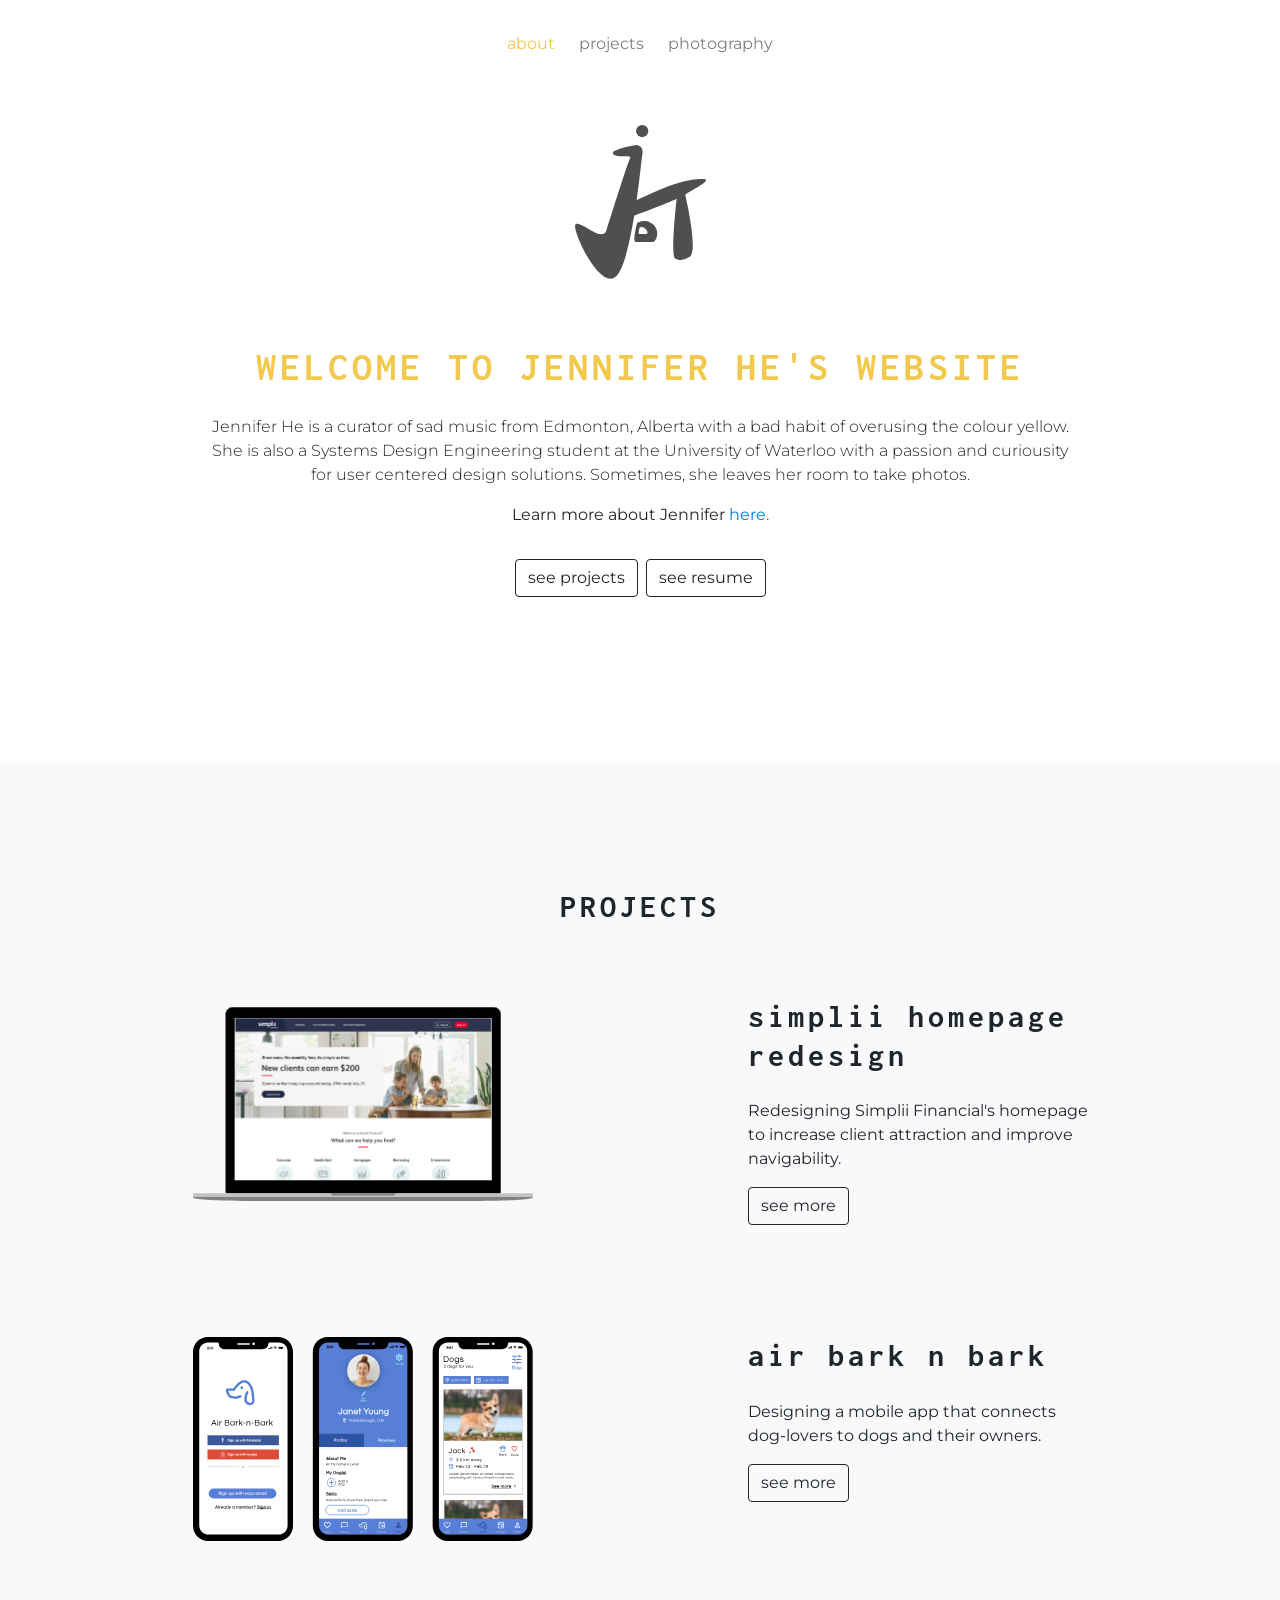
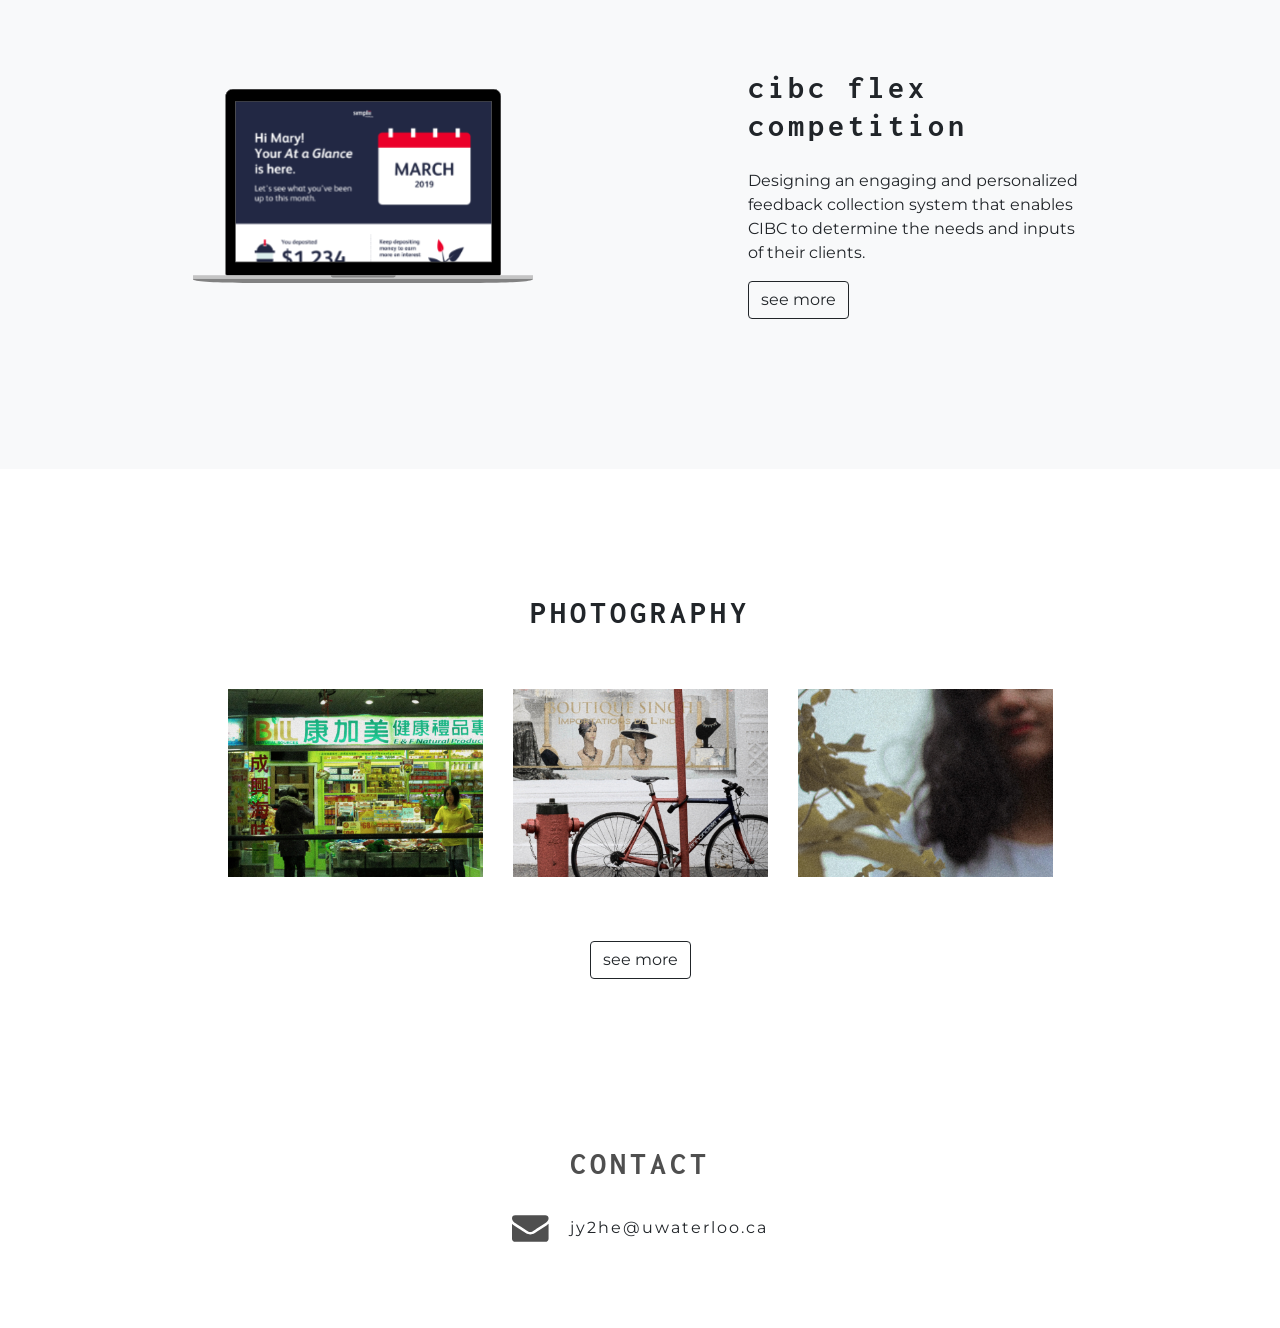
<file: index.html>
<!DOCTYPE html>
<html lang="en">
  <head>

  	<!-- Global site tag (gtag.js) - Google Analytics -->
	<script async src="https://www.googletagmanager.com/gtag/js?id=UA-143042748-1"></script>
	<script>
	  window.dataLayer = window.dataLayer || [];
	  function gtag(){dataLayer.push(arguments);}
	  gtag('js', new Date());

	  gtag('config', 'UA-143042748-1');
	</script>
    <!-- Required meta tags -->
    <meta charset="utf-8">
    <meta name="viewport" content="width=device-width, initial-scale=1, shrink-to-fit=no">

    <!-- Bootstrap CSS -->
    <link rel="stylesheet" href="https://maxcdn.bootstrapcdn.com/bootstrap/4.0.0/css/bootstrap.min.css" integrity="sha384-Gn5384xqQ1aoWXA+058RXPxPg6fy4IWvTNh0E263XmFcJlSAwiGgFAW/dAiS6JXm" crossorigin="anonymous">

  <!-- Custom styles for this template -->
  <link href="css/scrolling-nav.css" rel="stylesheet">
  <link rel="shortcut icon" href="img/logo.ico">

</head>

<body id="home">

  <!-- Navigation -->
  <nav class="navbar navbar-expand-md navbar-light bg-white fixed-top pt-4">
    <div class="container-fluid">
      <button class="navbar-toggler" type="button" data-toggle="collapse" data-target="#navbarResponsive">
        <span class="navbar-toggler-icon"></span>
      </button>
      <div class="collapse navbar-collapse" id="navbarResponsive">
        <ul class="navbar-nav mx-auto">
          <li class="nav-item px-1 active">
            <a class="nav-link js-scroll-trigger" href="#home">About</a>
          </li>
          <li class="nav-item px-1">
            <a class="nav-link js-scroll-trigger" href="#work">Projects</a>
          </li>
          <li class="nav-item px-1">
            <a class="nav-link js-scroll-trigger" href="#photography">Photography</a>
          </li>
        </ul>
      </div>
    </div>
  </nav>

  <section id="about">
    <div class="container tilt pb-3">
      <a href="about.html"><img src="img/logo.svg" class="img-fluid mx-auto d-block" alt="logo"></a>
    </div>
    <div class="container text-center pt-5 px-5">
      <h1>WELCOME TO JENNIFER HE'S WEBSITE</h1>
      <div class="row justify-content-center text-center pt-3">
        <div class="col-xs-12 col-sm-10 col-md-10">
          <p class="lead">Jennifer He is a curator of sad music from Edmonton, Alberta with a bad habit of overusing the colour yellow. She is also a Systems Design Engineering student at the University of Waterloo with a passion and curiousity for user centered design solutions. Sometimes, she leaves her room to take photos.</p> 
          <p>Learn more about Jennifer <a href="about.html">here.</a></p>
        </div>
      </div>
      <div class="btn-toolbar row justify-content-center text-center py-3 mx-auto">
      	<div class="btn-group mr-2" role="group" aria-label="First group">
        	<a href="#work" class="js-scroll-trigger btn btn-outline-primary" role="button">See projects</a>
        </div>
        <div class="btn-group" role="group" aria-label="Second group">
        	<a href="documents/resume-2019.pdf" target="_blank" class="btn btn-outline-primary" role="button">See resume</a>
        </div>
      </div>
    </div>
  </section>

  <section id="work" class="bg-light">
    <div class="container">
      <div class="row text-center">
        <div class="col-12">
          <h2>PROJECTS</h2>
        </div>
      </div>
    <div class="container">
	    <div class="row justify-content-center text-left py-5">
	        <div class="col-xs-12 col-sm-6 col-md-4 my-auto py-3">
	            <a href="ux.html"><img src="img/simplii-thum.svg" class="img-fluid tilt w-100" alt="air-bark-n-bark case study thumbnail"></a>
	        </div>
	        <div class="col-xs-12 col-sm-6 col-md-4 offset-md-2">
	            <h2 class="py-3">simplii homepage redesign</h2>
	            <p>Redesigning Simplii Financial's homepage to increase client attraction and improve navigability.</p>
	            <a href="ux.html" class="btn btn-outline-primary" role="button">See more</a>
	        </div>
	    </div>
      <div class="row justify-content-center text-left py-5">
          <div class="col-xs-12 col-sm-6 col-md-4 my-auto py-3">
              <a href="air-bark-n-bark.html"><img src="img/air-bark-n-bark/abnb-thum.svg" class="img-fluid tilt w-100" alt="air-bark-n-bark case study thumbnail"></a>
          </div>
          <div class="col-xs-12 col-sm-6 col-md-4 offset-md-2">
              <h2 class="py-3">air bark n bark</h2>
              <p>Designing a mobile app that connects dog-lovers to dogs and their owners.</p>
              <a href="air-bark-n-bark.html" class="btn btn-outline-primary" role="button">See more</a>
          </div>
      </div>
	    <div class="row justify-content-center text-left pt-5">
	        <div class="col-xs-12 col-sm-6 col-md-4 my-auto py-3">
	            <a href="flex-project.html"><img src="img/flex/at-a-glance-thum.svg" class="img-fluid tilt w-100" alt="air-bark-n-bark case study thumbnail"></a>
	        </div>
	        <div class="col-xs-12 col-sm-6 col-md-4 offset-md-2">
	            <h2 class="py-3">cibc flex competition</h2>
	            <p>Designing an engaging and personalized feedback collection system that enables CIBC to determine the needs and inputs of their clients.</p>
	            <a href="flex-project.html" class="btn btn-outline-primary" role="button">See more</a>
	        </div>
	    </div>
  </section>

  <section class="bg-white" id="photography">
    <div class="container pb-3">
      <div class="row text-center">
        <div class="col-12 pb-5">
          <h2>PHOTOGRAPHY</h2>
        </div>
      </div>
      <div class="row justify-content-center text-left pb-5">
        <div class="col-xs-12 col-sm-4 col-md-3 pb-3">
          <img src="img/toronto.jpg" class="img-fluid w-100" alt="photography taken in toronto"></a>
        </div>
        <div class="col-xs-12 col-sm-4 col-md-3 pb-3">
          <img src="img/montreal.jpg" class="img-fluid w-100" alt="photos taken in montreal"></a>
        </div>
        <div class="col-xs-12 col-sm-4 col-md-3 pb-3">
          <img src="img/edmonton.jpg" class="img-fluid w-100" alt="photos taken in edmonton"></a>
        </div>
      </div>
      <div class="row justify-content-center text-center">
        <div class="col-xs-12 col-sm-12 col-md-12">
          <a href="photography.html" class="btn btn-outline-primary" role="button">See more</a>
        </div>
      </div>
    </div>
  </section>

  <!-- Footer -->
  <footer class="bg-white pb-5">
    <div class="container pb-4">
      <div class="row justify-content-center text-center">
        <div class="col-12">
          <h2>CONTACT</h2>
        </div>
      </div>
    </div>

    <div class="container pb-4">
      <div class="row justify-content-center text-center">
        <div class="col-12">
          <img src="img/envelope.svg" class="pr-3" alt="email">
          <p>jy2he@uwaterloo.ca</p>
        </div>
      </div>
    </div>
  </footer>

  <!-- Bootstrap core JavaScript -->
  <script src="vendor/jquery/jquery.min.js"></script>
  <script src="vendor/bootstrap/js/bootstrap.bundle.min.js"></script>

  <!-- Plugin JavaScript -->
  <script src="vendor/jquery-easing/jquery.easing.min.js"></script>

  <!-- Custom JavaScript for this theme -->
  <script src="js/scrolling-nav.js"></script>

</body>

</html>
</file>
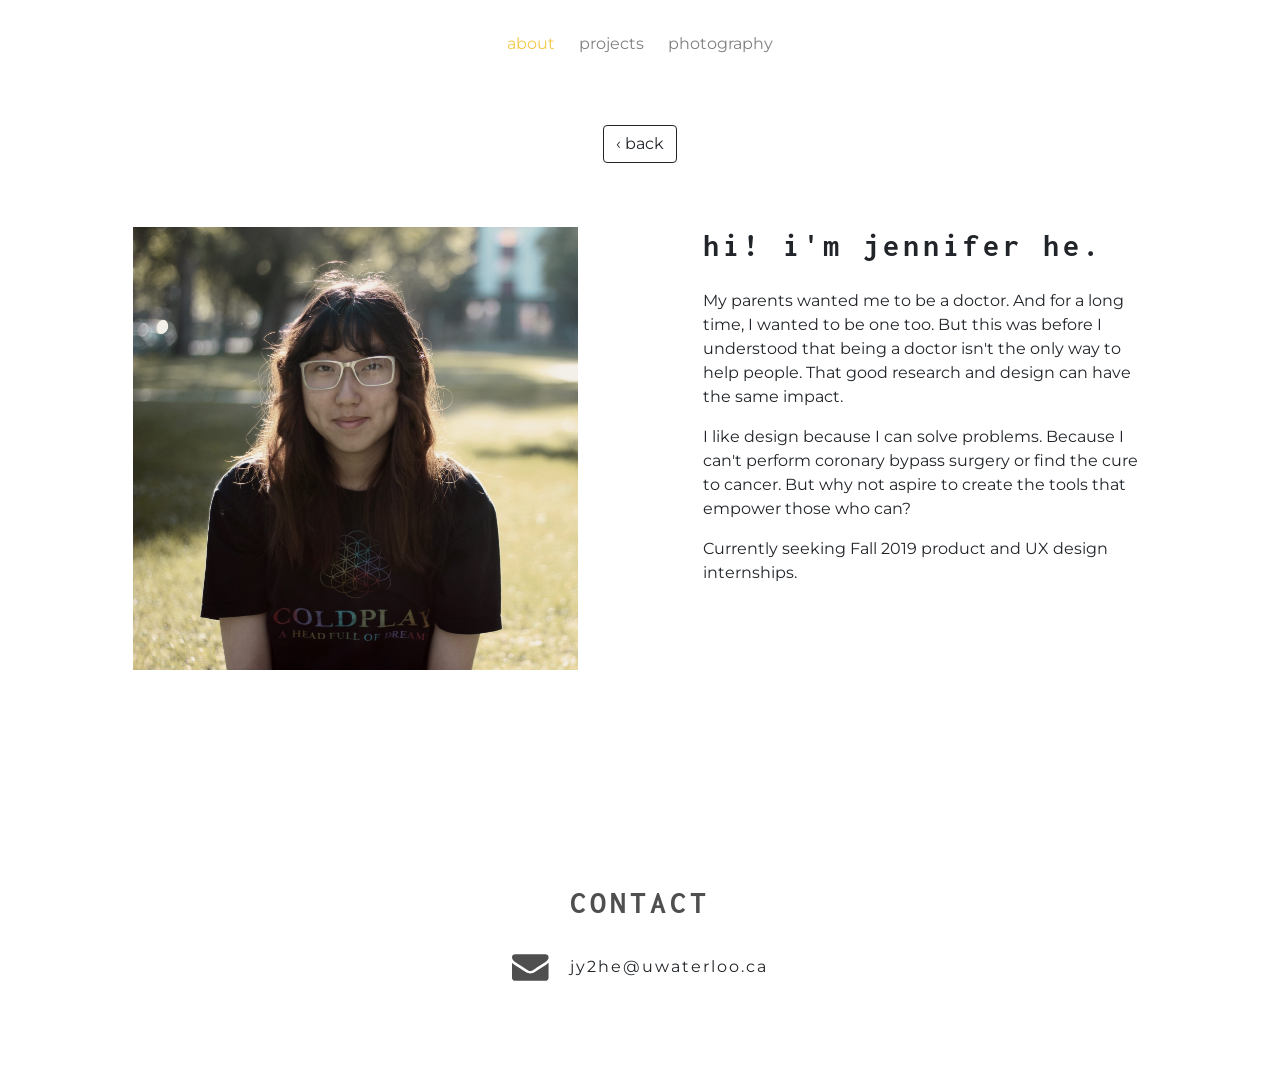
<file: about.html>
<!DOCTYPE html>
<html lang="en">

<head>

  <meta charset="utf-8">
  <meta name="viewport" content="width=device-width, initial-scale=1, shrink-to-fit=no">
  <meta name="description" content="">
  <meta name="author" content="">

  <title>About</title>
  <link rel="shortcut icon" href="img/logo.ico">

  <!-- Bootstrap core CSS -->
  <link href="vendor/bootstrap/css/bootstrap.min.css" rel="stylesheet">

  <!-- Custom styles for this template -->
  <link href="css/scrolling-nav.css" rel="stylesheet">

</head>

<nav class="navbar navbar-expand-md navbar-light bg-white fixed-top pt-4">
    <div class="container-fluid">
      <button class="navbar-toggler" type="button" data-toggle="collapse" data-target="#navbarResponsive">
        <span class="navbar-toggler-icon"></span>
      </button>
      <div class="collapse navbar-collapse" id="navbarResponsive">
        <ul class="navbar-nav mx-auto">
          <li class="nav-item px-1 active">
            <a class="nav-link" href="index.html#home">About</a>
          </li>
          <li class="nav-item px-1">
            <a class="nav-link" href="index.html#work">Projects</a>
          </li>
          <li class="nav-item px-1">
            <a class="nav-link" href="index.html#photography">Photography</a>
          </li>
        </ul>
      </div>
    </div>
  </nav>

<body id="edmonton">

  <section>
    <div class="container text-center">
      <div class="row justify-content-center text-center">
        <div class="col-xs-10 col-sm-10 col-md-8">
          <a href="index.html" class="btn btn-outline-primary">&#8249; back</a>
        </div>
      </div>
      <div class="row justify-content-center text-left py-5">
          <div class="col-xs-12 col-sm-8 col-md-5 my-auto py-3">
              <img src="img/me.jpg" class="img-fluid w-100" alt="me!">
          </div>
          <div class="col-xs-12 col-sm-4 col-md-5 offset-md-1">
              <h2 class="py-3">hi! i'm jennifer he.</h2>
              <p>My parents wanted me to be a doctor. And for a long time, I wanted to be one too. But this was before I understood that being a doctor isn't the only way to help people. That good research and design can have the same impact.</p>
              <p>I like design because I can solve problems. Because I can't perform coronary bypass surgery or find the cure to cancer. But why not aspire to create the tools that empower those who can?</p>
              <p>Currently seeking Fall 2019 product and UX design internships.</p>
          </div>
      </div>
    </div>
  </section> 

  <!-- Footer -->
  <footer class="pb-5">
    <div class="container pb-4">
      <div class="row justify-content-center text-center">
        <div class="col-12">
          <h2>CONTACT</h2>
        </div>
      </div>
    </div>

    <div class="container pb-4">
      <div class="row justify-content-center text-center">
        <div class="col-12">
          <img src="img/envelope.svg" class="pr-3" alt="email">
          <p>jy2he@uwaterloo.ca</p>
        </div>
      </div>
    </div>
  </footer>

  <!-- Bootstrap core JavaScript -->
  <script src="vendor/jquery/jquery.min.js"></script>
  <script src="vendor/bootstrap/js/bootstrap.bundle.min.js"></script>

  <!-- Plugin JavaScript -->
  <script src="vendor/jquery-easing/jquery.easing.min.js"></script>

  <!-- Custom JavaScript for this theme -->
  <script src="js/scrolling-nav.js"></script>

</body>

</html>
</file>
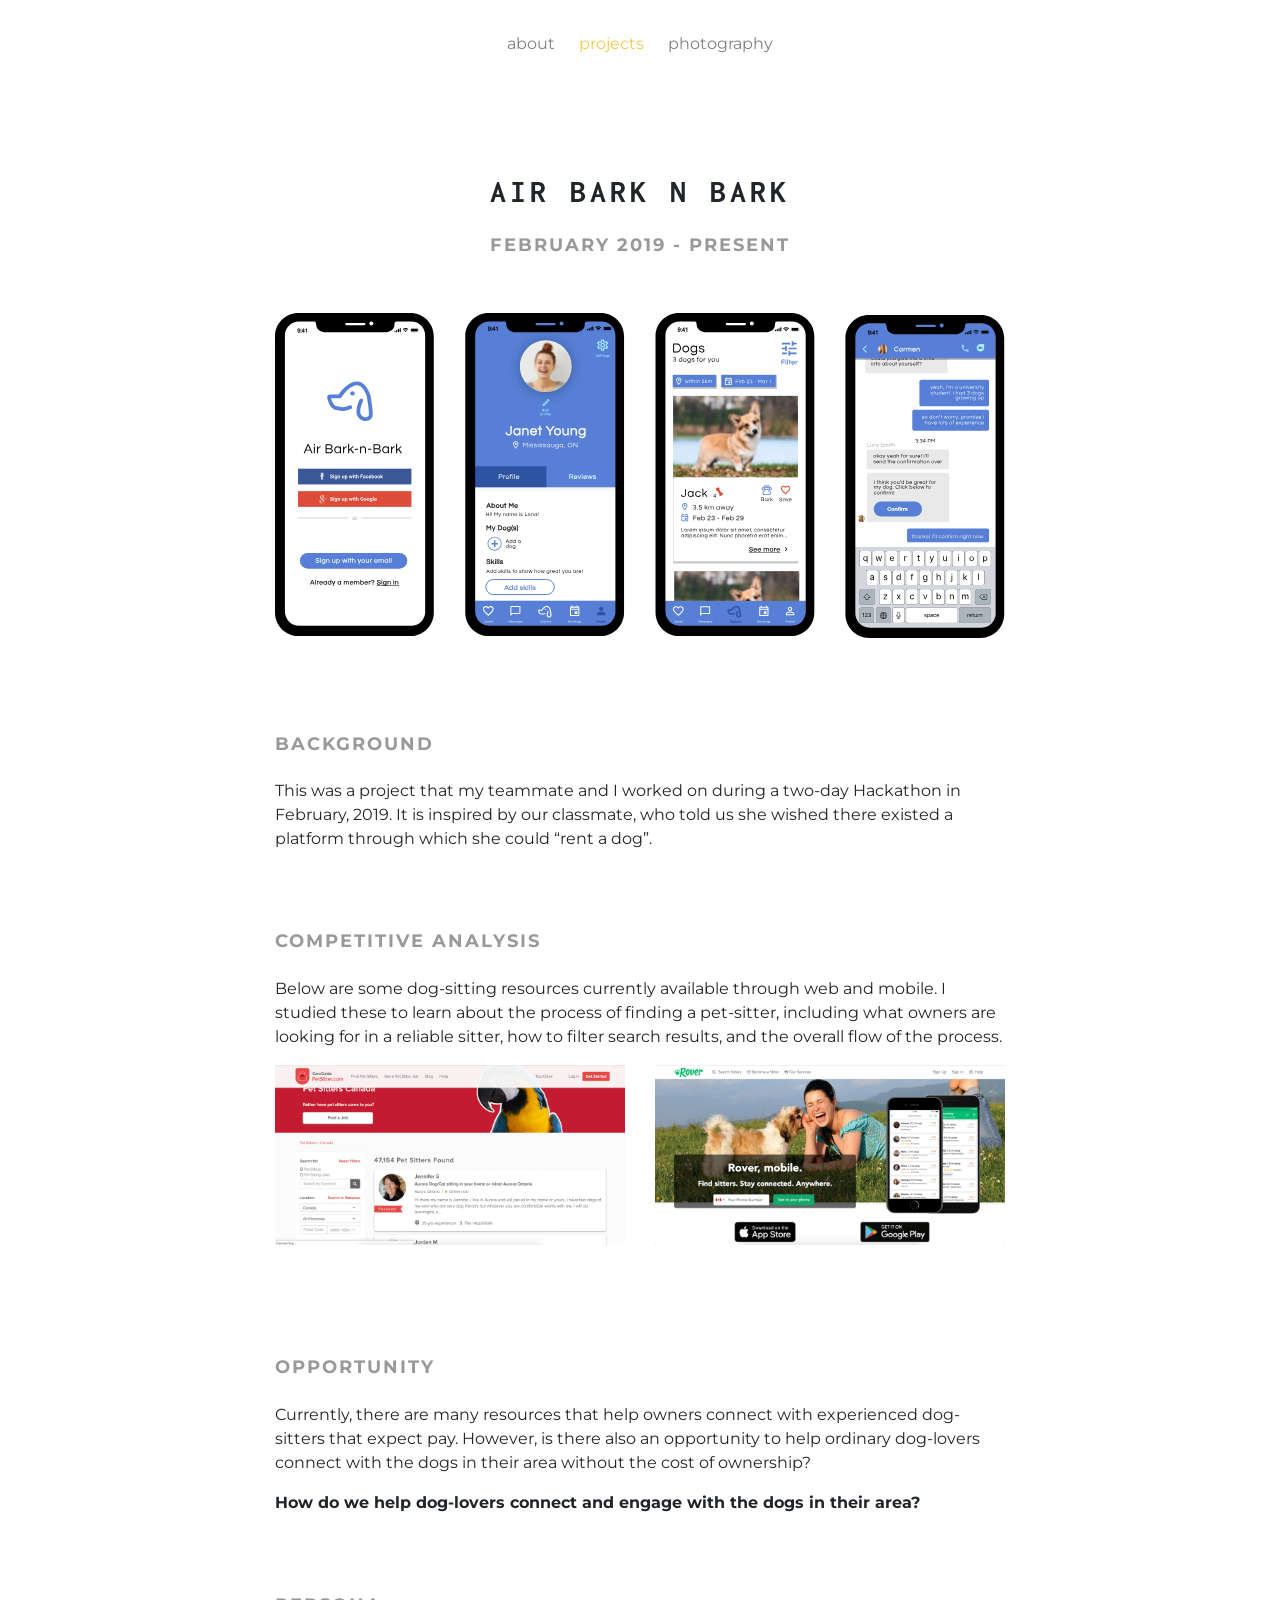
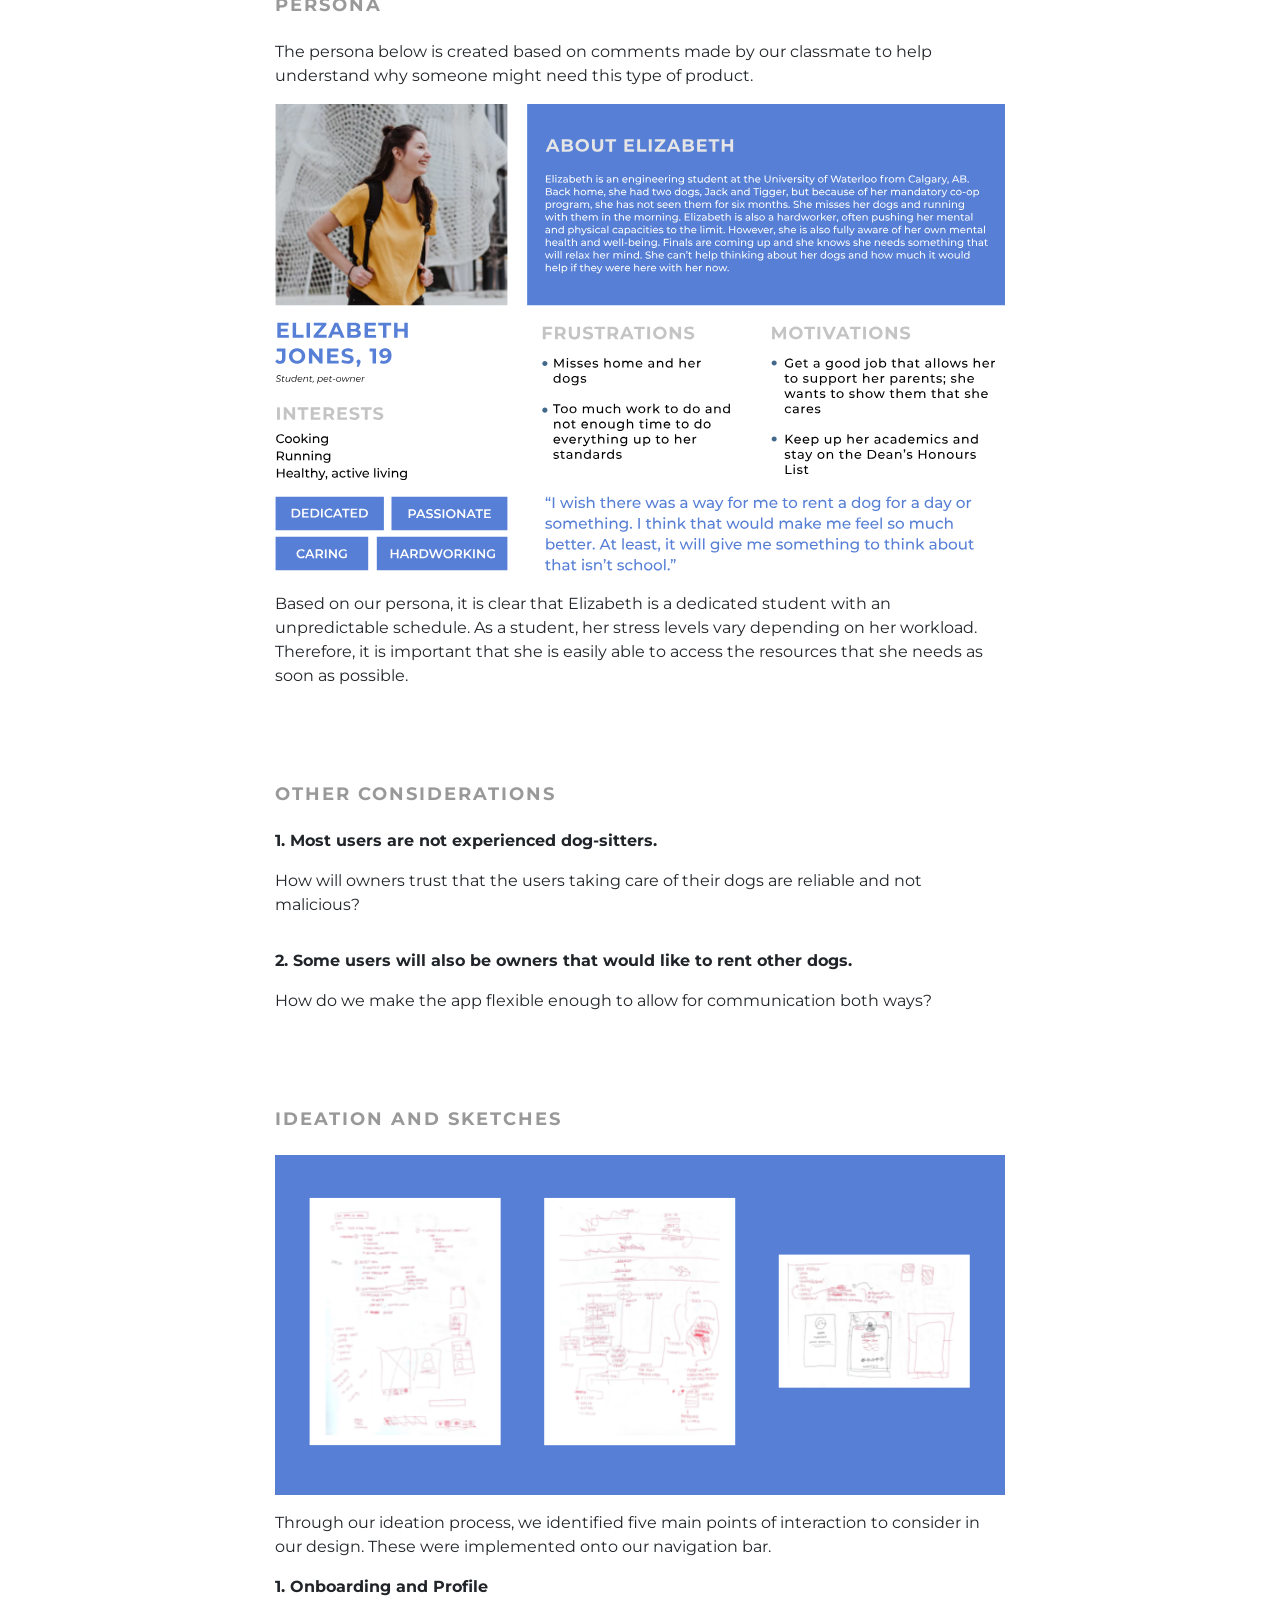
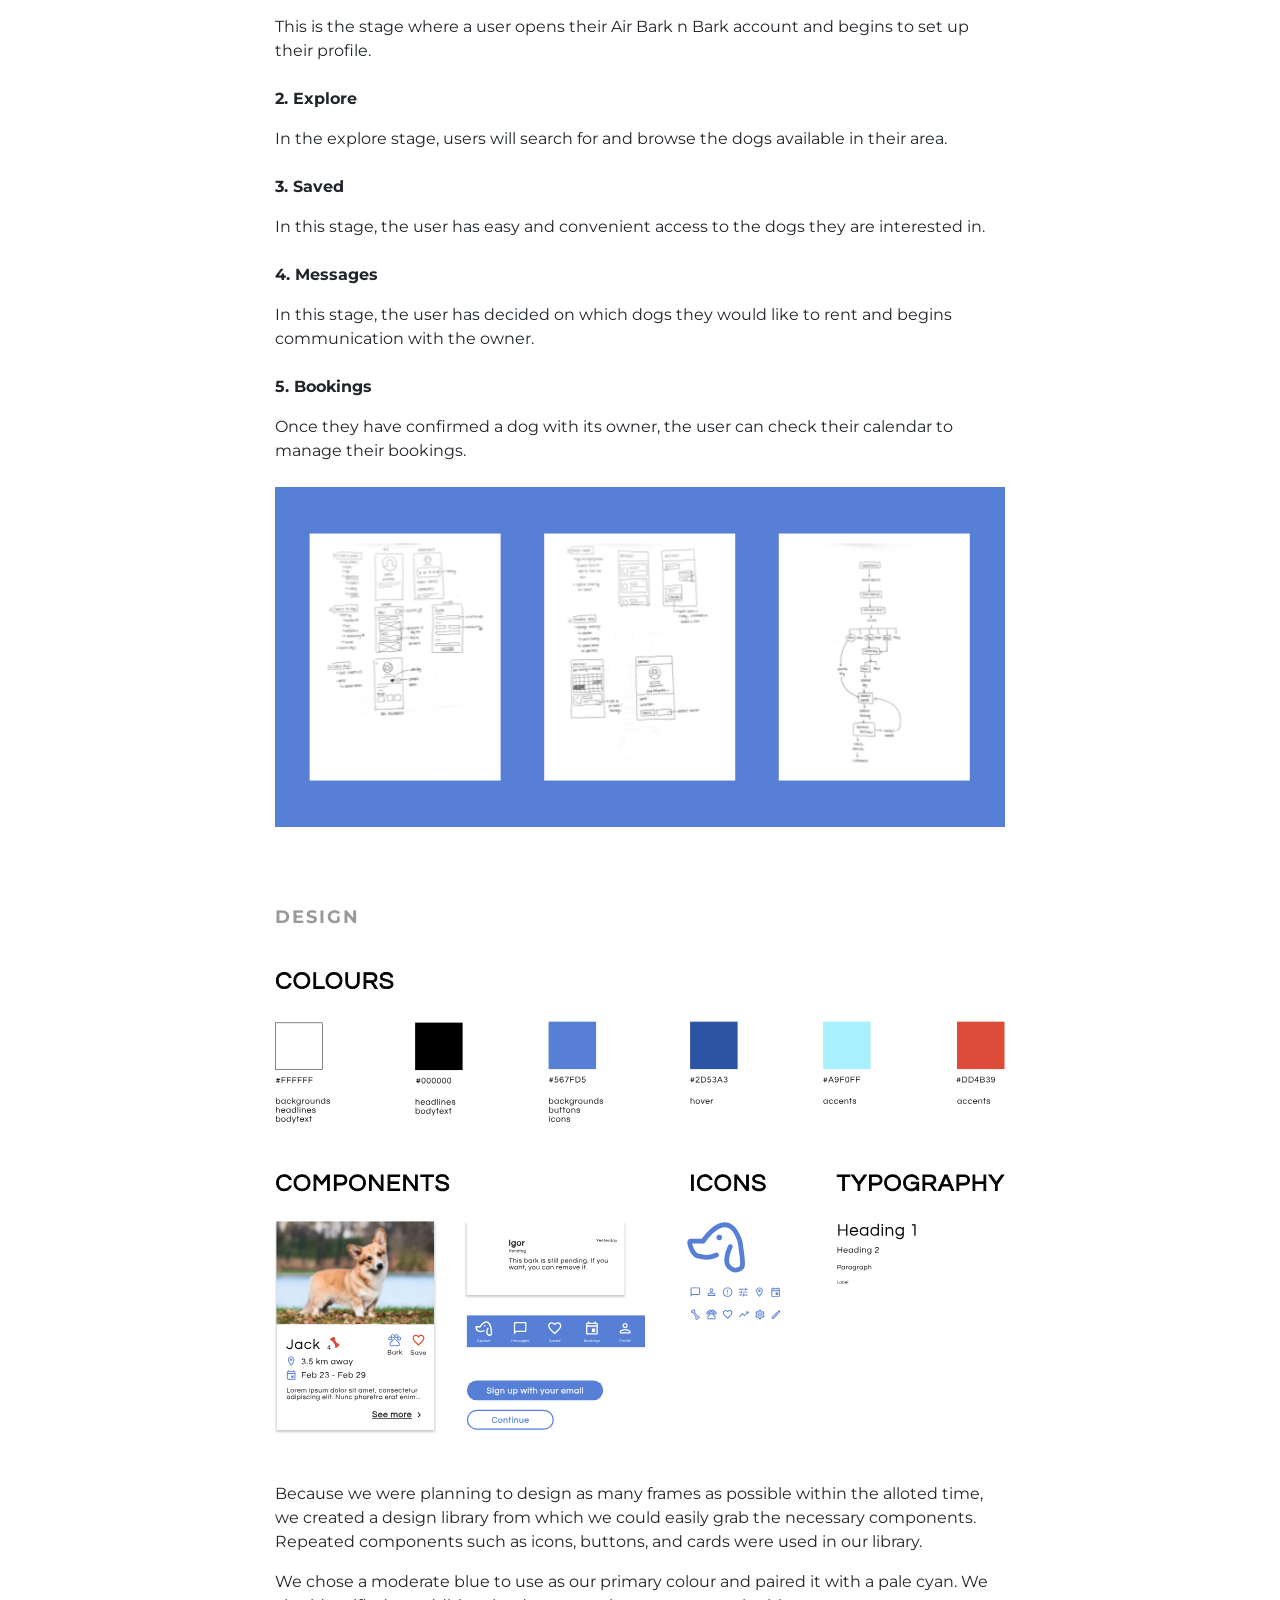
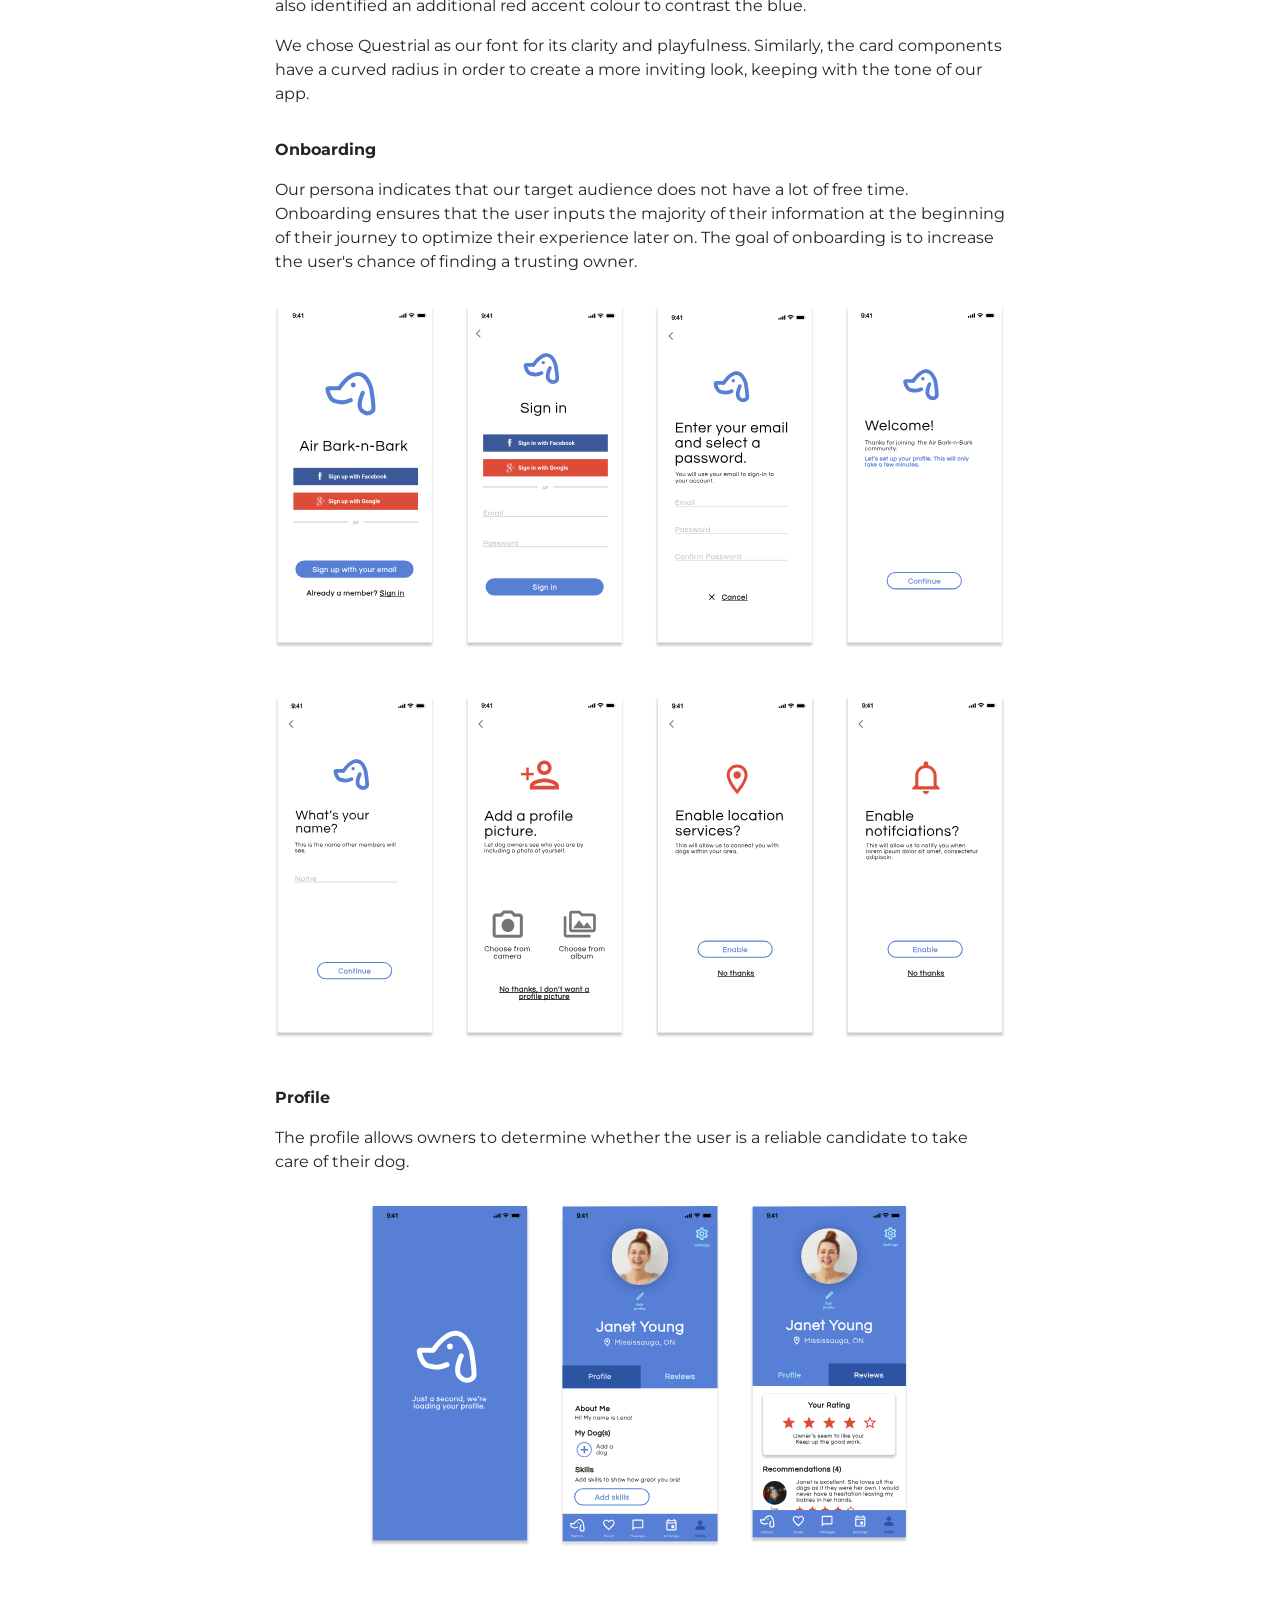
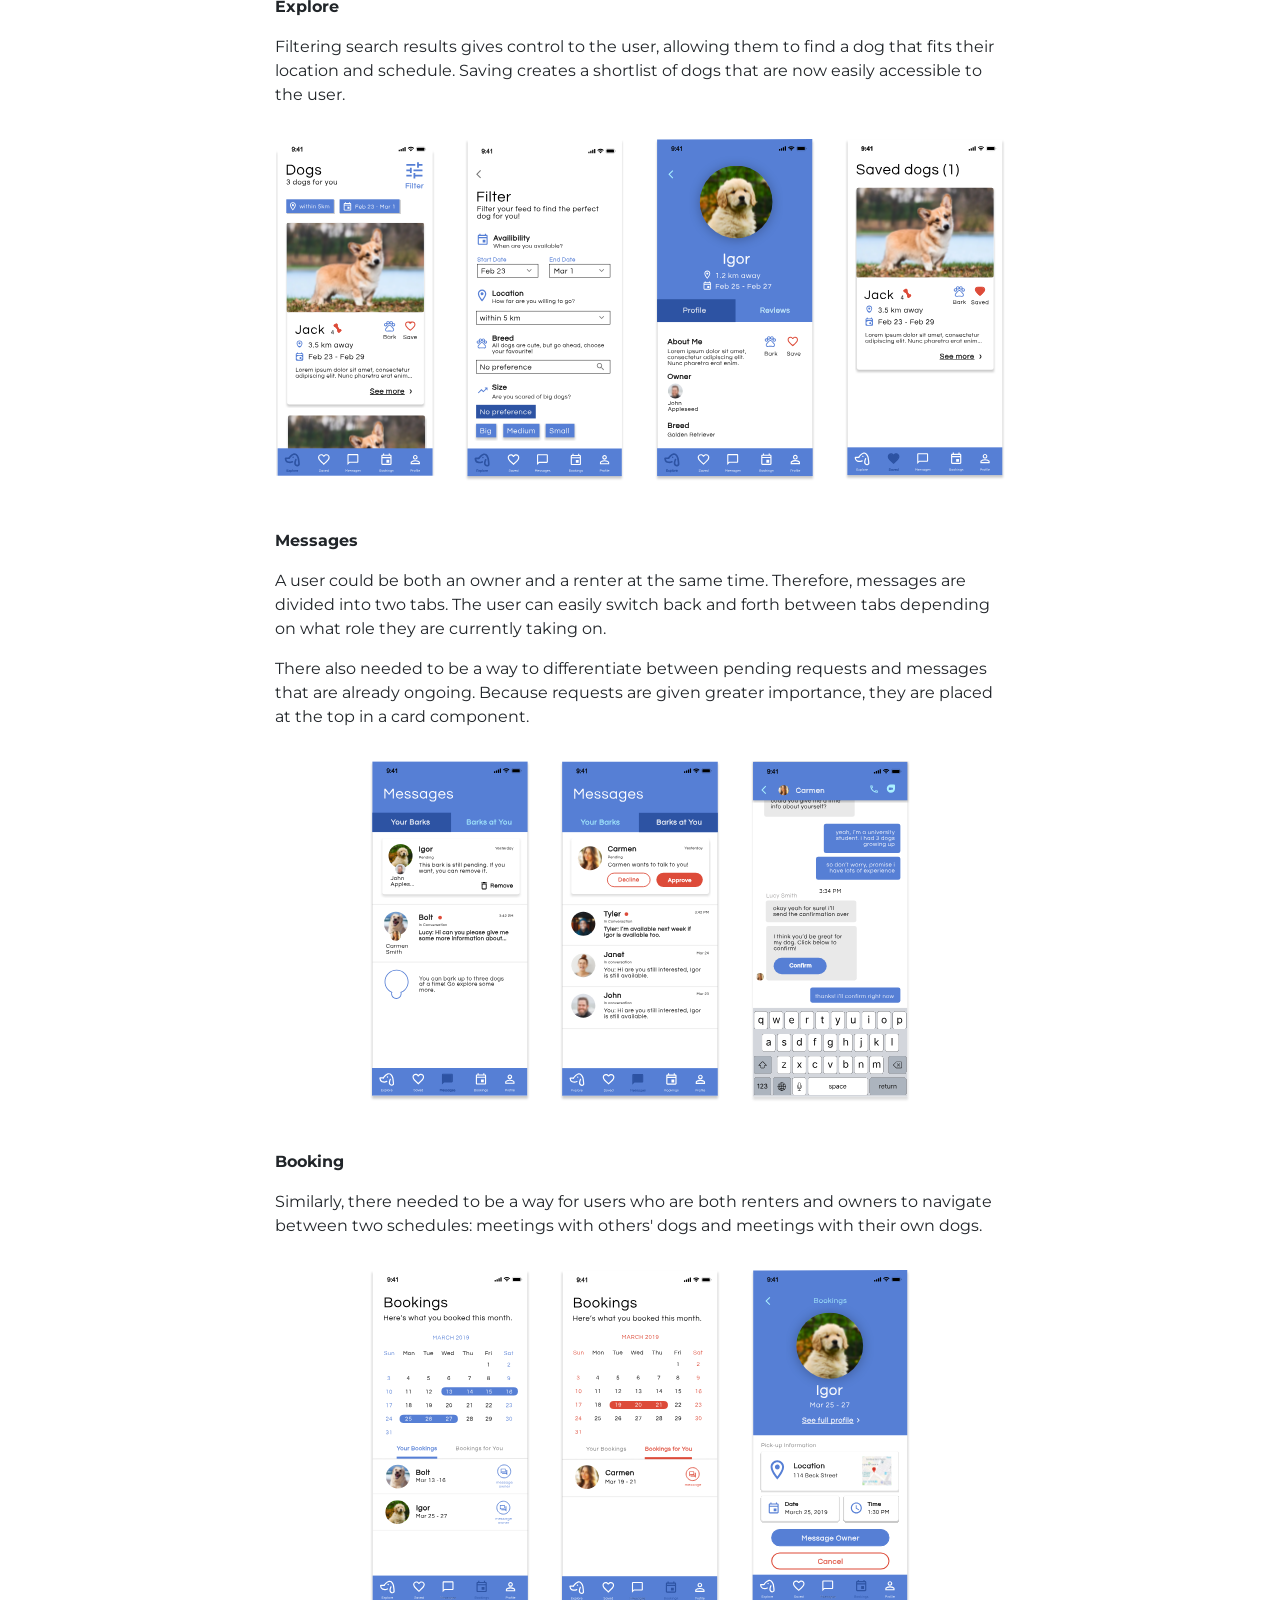
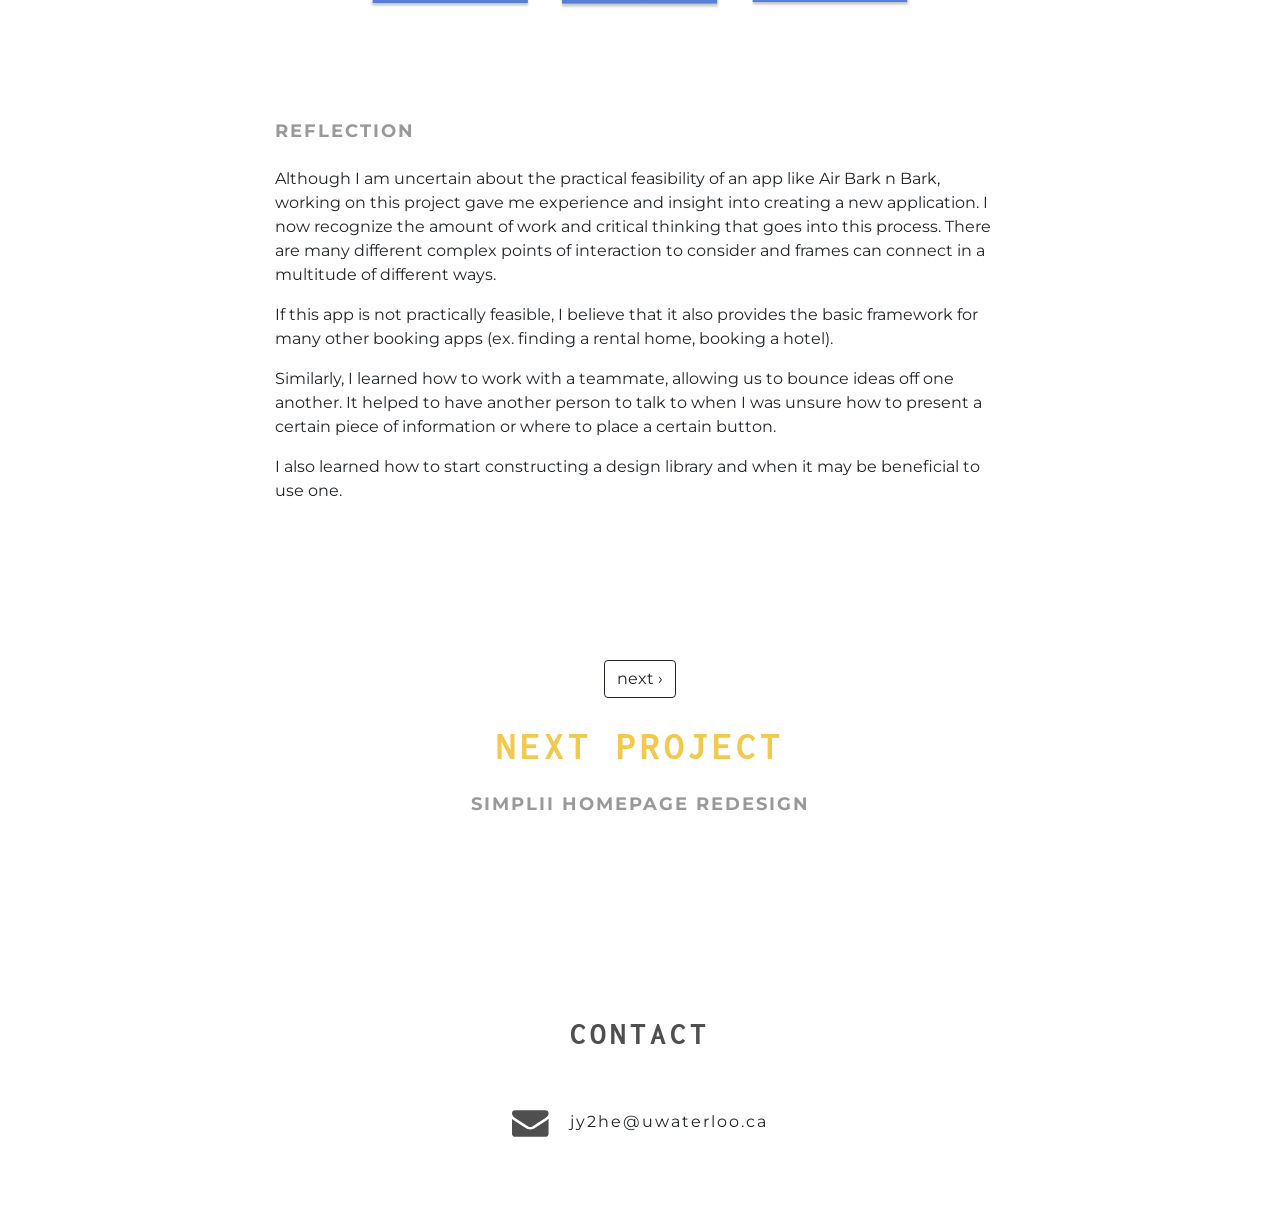
<file: air-bark-n-bark.html>
<!DOCTYPE html>
<html lang="en">

<head>

  <meta charset="utf-8">
  <meta name="viewport" content="width=device-width, initial-scale=1, shrink-to-fit=no">
  <meta name="description" content="">
  <meta name="author" content="">

  <title>Air Bark n Bark</title>
  <link rel="shortcut icon" href="img/logo.ico">

  <!-- Bootstrap core CSS -->
  <link href="vendor/bootstrap/css/bootstrap.min.css" rel="stylesheet">

  <!-- Custom styles for this template -->
  <link href="css/scrolling-nav.css" rel="stylesheet">

</head>

<nav class="navbar navbar-expand-md navbar-light bg-white fixed-top pt-4">
    <div class="container-fluid">
      <button class="navbar-toggler" type="button" data-toggle="collapse" data-target="#navbarResponsive">
        <span class="navbar-toggler-icon"></span>
      </button>
      <div class="collapse navbar-collapse" id="navbarResponsive">
        <ul class="navbar-nav mx-auto">
          <li class="nav-item px-1">
            <a class="nav-link" href="index.html#home">About</a>
          </li>
          <li class="nav-item px-1 active">
            <a class="nav-link" href="index.html#work">Projects</a>
          </li>
          <li class="nav-item px-1">
            <a class="nav-link" href="index.html#photography">Photography</a>
          </li>
        </ul>
      </div>
    </div>
  </nav>

<body id="selective-looping">

  <section class="case-study-header">
    <div class="container text-center">
      <h2 class="pt-5">AIR BARK N BARK</h2>
      <h3 class="pt-3 pb-5">February 2019 - PRESENT</h3>
    </div>
  </section> 

  <section class="case-study">
    <div class="container pb-5">
      <div class="row justify-content-center">
        <div class="col-xs-12 col-sm-8 col-md-8">
          <img src="img/air-bark-n-bark/abnb-feature.svg" class="img-fluid" alt="preview of air-bark-n-bark">
        </div>
      </div>
    </div>
  </section>

  <section class="case-study">
    <div class="container pb-5">
      <div class="row text-left">
        <div class="col-xs-12 col-sm-12 col-md-8 offset-md-2">
          <h3 class="pt-5 pb-3">BACKGROUND</h3>
          <p>This was a project that my teammate and I worked on during a two-day Hackathon in February, 2019. It is inspired by our classmate, who told us she wished there existed a platform through which she could “rent a dog”.</p>
        </div>
      </div>
    </div>
  </section>

  <section class="case-study">
    <div class="container pb-5">
      <div class="row text-left">
        <div class="col-xs-12 col-sm-12 col-md-8 offset-md-2">
          <h3 class="py-3">COMPETITIVE ANALYSIS</h3>
          <p>Below are some dog-sitting resources currently available through web and mobile. I studied these to learn about the process of finding a pet-sitter, including what owners are looking for in a reliable sitter, how to filter search results, and the overall flow of the process.</p>
        </div>
      </div>
      <div class="row justify-content-left pb-5">
        <div class="col-xs-12 col-sm-12 col-md-4 offset-md-2">
          <img src="img/air-bark-n-bark/pet-sitters-canada.png" class="img-fluid" alt="COMPETITIVE analysis, pet sitters canada">
        </div>
        <div class="col-xs-12 col-sm-12 col-md-4">
          <img src="img/air-bark-n-bark/rover-app.png" class="img-fluid" alt="COMPETITIVE analysis, rover app">
        </div>
      </div>
    </div>
  </section>

  <section class="case-study">
    <div class="container pb-5">
      <div class="row text-left">
        <div class="col-xs-12 col-sm-12 col-md-8 offset-md-2">
          <h3 class="py-3">OPPORTUNITY</h3>
        </div>
      </div>
      <div class="row text-left">
        <div class="col-xs-12 col-sm-12 col-md-8 offset-md-2">
          <p>Currently, there are many resources that help owners connect with experienced dog-sitters that expect pay. However, is there also an opportunity to help ordinary dog-lovers connect with the dogs in their area without the cost of ownership?</p>
        </div>
      </div>
      <div class="row text-left">
        <div class="col-xs-12 col-sm-12 col-md-8 offset-md-2">
          <p class="font-weight-bold">How do we help dog-lovers connect and engage with the dogs in their area?</p>
        </div>
      </div>
    </div>
  </section>

  <section class="case-study">
    <div class="container pb-5">
      <div class="row text-left">
        <div class="col-xs-12 col-sm-12 col-md-8 offset-md-2">
          <h3 class="py-3">PERSONA</h3>
        </div>
      </div>
      <div class="row text-left">
        <div class="col-xs-12 col-sm-12 col-md-8 offset-md-2">
          <p>The persona below is created based on comments made by our classmate to help understand why someone might need this type of product.</p>
        </div>
      </div>
      <div class="row justify-content-left pb-3">
        <div class="col-xs-12 col-sm-12 col-md-8 offset-md-2">
          <img src="img/air-bark-n-bark/bark-persona.svg" class="img-fluid" alt="user persona for case study">
        </div>
      </div>
      <div class="row text-left pb-3">
        <div class="col-xs-12 col-sm-12 col-md-8 offset-md-2">
          <p>Based on our persona, it is clear that Elizabeth is a dedicated student with an unpredictable schedule. As a student, her stress levels vary depending on her workload. Therefore, it is important that she is easily able to access the resources that she needs as soon as possible.</p>
        </div>
      </div>
    </div>
  </section>

  <section class="case-study">
    <div class="container pb-5">
      <div class="row text-left">
        <div class="col-xs-12 col-sm-12 col-md-8 offset-md-2">
          <h3 class="py-3">OTHER CONSIDERATIONS</h3>
        </div>
      </div>
      <div class="row text-left pb-3">
        <div class="col-xs-12 col-sm-12 col-md-8 offset-md-2">
          <p class="font-weight-bold">1. Most users are not experienced dog-sitters.</p> 
          <p>How will owners trust that the users taking care of their dogs are reliable and not malicious?</p>
        </div>
      </div>
      <div class="row text-left pb-3">
        <div class="col-xs-12 col-sm-12 col-md-8 offset-md-2">
          <p class="font-weight-bold">2. Some users will also be owners that would like to rent other dogs.</p> 
          <p>How do we make the app flexible enough to allow for communication both ways?</p>
        </div>
      </div>
    </div>
  </section>

  <section class="case-study">
    <div class="container pb-5">
      <div class="row text-left">
        <div class="col-xs-12 col-sm-12 col-md-8 offset-md-2">
          <h3 class="py-3">IDEATION AND SKETCHES</h3>
        </div>
      </div>
      <div class="row justify-content-left pb-3">
        <div class="col-xs-6 col-sm-6 col-md-8 offset-md-2">
          <img src="img/air-bark-n-bark/ideation-1.1.svg" class="img-fluid" alt="user flow and ideation">
        </div>
      </div>
      <div class="row justify-content-left">
        <div class="col-xs-12 col-sm-12 col-md-8 offset-md-2">
          <p>Through our ideation process, we identified five main points of interaction to consider in our design. These were implemented onto our navigation bar.</p>
        </div>
      </div>
      <div class="row text-left pb-2">
        <div class="col-xs-12 col-sm-12 col-md-8 offset-md-2">
          <p class="font-weight-bold">1. Onboarding and Profile</p> 
          <p>This is the stage where a user opens their Air Bark n Bark account and begins to set up their profile.</p>
        </div>
      </div>
      <div class="row text-left pb-2">
        <div class="col-xs-12 col-sm-12 col-md-8 offset-md-2">
          <p class="font-weight-bold">2. Explore</p> 
          <p>In the explore stage, users will search for and browse the dogs available in their area.</p>
        </div>
      </div>
      <div class="row text-left pb-2">
        <div class="col-xs-12 col-sm-12 col-md-8 offset-md-2">
          <p class="font-weight-bold">3. Saved</p> 
          <p>In this stage, the user has easy and convenient access to the dogs they are interested in.</p>
        </div>
      </div>
      <div class="row text-left pb-2">
        <div class="col-xs-12 col-sm-12 col-md-8 offset-md-2">
          <p class="font-weight-bold">4. Messages</p> 
          <p>In this stage, the user has decided on which dogs they would like to rent and begins communication with the owner.</p>
        </div>
      </div>
      <div class="row text-left pb-2">
        <div class="col-xs-12 col-sm-12 col-md-8 offset-md-2">
          <p class="font-weight-bold">5. Bookings</p> 
          <p>Once they have confirmed a dog with its owner, the user can check their calendar to manage their bookings.</p>
        </div>
      </div>
      <div class="row justify-content-left pb-3">
        <div class="col-xs-6 col-sm-6 col-md-8 offset-md-2">
          <img src="img/air-bark-n-bark/ideation-1.2.svg" class="img-fluid" alt="user flow and ideation">
        </div>
      </div>
    </div>
  </section>

  <section class="case-study">
    <div class="container pb-5">
      <div class="row text-left pb-3">
        <div class="col-xs-12 col-sm-12 col-md-8 offset-md-2">
          <h3 class="py-3">DESIGN</h3>
        </div>
      </div>
      <div class="row justify-content-left pb-5">
        <div class="col-xs-12 col-sm-12 col-md-8 offset-md-2">
          <img src="img/air-bark-n-bark/style-guide.svg" class="img-fluid" alt="style guide">
        </div>
      </div>
      <div class="row text-left pb-3">
        <div class="col-xs-12 col-sm-12 col-md-8 offset-md-2">
          <p>Because we were planning to design as many frames as possible within the alloted time, we created a design library from which we could easily grab the necessary components. Repeated components such as icons, buttons, and cards were used in our library.</p>
          <p>We chose a moderate blue to use as our primary colour and paired it with a pale cyan. We also identified an additional red accent colour to contrast the blue.</p>
          <p>We chose Questrial as our font for its clarity and playfulness. Similarly, the card components have a curved radius in order to create a more inviting look, keeping with the tone of our app.</p>
        </div>
      </div>
      <div class="row text-left pb-3">
        <div class="col-xs-12 col-sm-12 col-md-8 offset-md-2">
          <p class="font-weight-bold">Onboarding</p> 
          <p>Our persona indicates that our target audience does not have a lot of free time. Onboarding ensures that the user inputs the majority of their information at the beginning of their journey to optimize their experience later on. The goal of onboarding is to increase the user's chance of finding a trusting owner.</p>
        </div>
      </div>
      <div class="row justify-content-left pb-5">
        <div class="col-xs-6 col-sm-3 col-md-2 offset-md-2">
          <img src="img/air-bark-n-bark/onboarding-1.svg" class="img-fluid" alt="onboarding frame">
        </div>
        <div class="col-xs-6 col-sm-3 col-md-2">
          <img src="img/air-bark-n-bark/onboarding-2.svg" class="img-fluid" alt="onboarding frame">
        </div>
        <div class="col-xs-6 col-sm-3 col-md-2">
          <img src="img/air-bark-n-bark/onboarding-3.svg" class="img-fluid" alt="onboarding frame">
        </div>
        <div class="col-xs-6 col-sm-3 col-md-2">
          <img src="img/air-bark-n-bark/onboarding-4.svg" class="img-fluid" alt="onboarding frame">
        </div>
      </div>
      <div class="row justify-content-left pb-5">
        <div class="col-xs-6 col-sm-3 col-md-2 offset-md-2">
          <img src="img/air-bark-n-bark/onboarding-5.svg" class="img-fluid" alt="onboarding frame">
        </div>
        <div class="col-xs-6 col-sm-3 col-md-2">
          <img src="img/air-bark-n-bark/onboarding-6.svg" class="img-fluid" alt="onboarding frame">
        </div>
        <div class="col-xs-6 col-sm-3 col-md-2">
          <img src="img/air-bark-n-bark/onboarding-7.svg" class="img-fluid" alt="onboarding frame">
        </div>
        <div class="col-xs-6 col-sm-3 col-md-2">
          <img src="img/air-bark-n-bark/onboarding-8.svg" class="img-fluid" alt="onboarding frame">
        </div>
      </div>
      <div class="row text-left pb-3">
        <div class="col-xs-12 col-sm-12 col-md-8 offset-md-2">
          <p class="font-weight-bold">Profile</p> 
          <p>The profile allows owners to determine whether the user is a reliable candidate to take care of their dog.</p>
        </div>
      </div>
      <div class="row justify-content-left pb-5">
        <div class="col-xs-6 col-sm-4 col-md-2 offset-md-3">
          <img src="img/air-bark-n-bark/loading-profile.svg" class="img-fluid" alt="profile loading screen">
        </div>
        <div class="col-xs-6 col-sm-4 col-md-2">
          <img src="img/air-bark-n-bark/profile.svg" class="img-fluid" alt="profile">
        </div>
        <div class="col-xs-6 col-sm-4 col-md-2">
          <img src="img/air-bark-n-bark/reviews.svg" class="img-fluid" alt="profile">
        </div>
      </div>
      <div class="row text-left pb-3">
        <div class="col-xs-6 col-sm-12 col-md-8 offset-md-2">
          <p class="font-weight-bold">Explore</p> 
          <p>Filtering search results gives control to the user, allowing them to find a dog that fits their location and schedule. Saving creates a shortlist of dogs that are now easily accessible to the user.</p>
        </div>
      </div>
      <div class="row justify-content-left pb-5">
        <div class="col-xs-6 col-sm-3 col-md-2 offset-md-2">
          <img src="img/air-bark-n-bark/explore-1.svg" class="img-fluid" alt="exploring dogs in area">
        </div>
        <div class="col-xs-6 col-sm-3 col-md-2">
          <img src="img/air-bark-n-bark/explore-2.svg" class="img-fluid" alt="filter results">
        </div>
        <div class="col-xs-6 col-sm-3 col-md-2">
          <img src="img/air-bark-n-bark/explore-3.svg" class="img-fluid" alt="dog profile">
        </div>
        <div class="col-xs-6 col-sm-3 col-md-2">
          <img src="img/air-bark-n-bark/explore-4.svg" class="img-fluid" alt="saved dogs">
        </div>
      </div>
      <div class="row text-left pb-3">
        <div class="col-xs-12 col-sm-12 col-md-8 offset-md-2">
          <p class="font-weight-bold">Messages</p> 
          <p>A user could be both an owner and a renter at the same time. Therefore, messages are divided into two tabs. The user can easily switch back and forth between tabs depending on what role they are currently taking on.</p>
          <p>There also needed to be a way to differentiate between pending requests and messages that are already ongoing. Because requests are given greater importance, they are placed at the top in a card component.</p>
        </div>
      </div>
      <div class="row justify-content-left pb-5">
        <div class="col-xs-6 col-sm-4 col-md-2 offset-md-3">
          <img src="img/air-bark-n-bark/messages-1.svg" class="img-fluid" alt="messages to other owners">
        </div>
        <div class="col-xs-6 col-sm-4 col-md-2">
          <img src="img/air-bark-n-bark/messages-2.svg" class="img-fluid" alt="messages from other users">
        </div>
        <div class="col-xs-6 col-sm-4 col-md-2">
          <img src="img/air-bark-n-bark/messages-3.svg" class="img-fluid" alt="messaging preview">
        </div>
      </div>
      <div class="row text-left pb-3">
        <div class="col-xs-12 col-sm-12 col-md-8 offset-md-2">
          <p class="font-weight-bold">Booking</p> 
          <p>Similarly, there needed to be a way for users who are both renters and owners to navigate between two schedules: meetings with others' dogs and meetings with their own dogs.</p>
        </div>
      </div>
      <div class="row justify-content-left pb-5">
        <div class="col-xs-6 col-sm-4 col-md-2 offset-md-3">
          <img src="img/air-bark-n-bark/bookings-1.svg" class="img-fluid" alt="booking a dog">
        </div>
        <div class="col-xs-6 col-sm-4 col-md-2">
          <img src="img/air-bark-n-bark/bookings-2.svg" class="img-fluid" alt="booking a dog">
        </div>
        <div class="col-xs-6 col-sm-4 col-md-2">
          <img src="img/air-bark-n-bark/bookings-3.svg" class="img-fluid" alt="booking a dog">
        </div>
      </div>
    </section>

   <section class="case-study">
    <div class="container">
      <div class="row text-left">
        <div class="col-xs-12 col-sm-12 col-md-8 offset-md-2">
          <h3 class="py-3">REFLECTION</h3>
        </div>
      </div>
      <div class="row text-left pb-3">
        <div class="col-xs-12 col-sm-12 col-md-8 offset-md-2">
          <p>Although I am uncertain about the practical feasibility of an app like Air Bark n Bark, working on this project gave me experience and insight into creating a new application. I now recognize the amount of work and critical thinking that goes into this process. There are many different complex points of interaction to consider and frames can connect in a multitude of different ways.</p>
          <p>If this app is not practically feasible, I believe that it also provides the basic framework for many other booking apps (ex. finding a rental home, booking a hotel).</p>
          <p>Similarly, I learned how to work with a teammate, allowing us to bounce ideas off one another. It helped to have another person to talk to when I was unsure how to present a certain piece of information or where to place a certain button.</p>
          <p>I also learned how to start constructing a design library and when it may be beneficial to use one.</p>
        </div>
      </div>
    </div>
  </section>

  <section class="case-study-header">
    <div class="container text-center pb-5">
      <a href="ux.html" class="btn btn-outline-primary">next &#8250;</a>
      <h1 class="pt-4">NEXT PROJECT</h1>
      <h3 class="pt-3 pb-5">SIMPLII HOMEPAGE REDESIGN</h3>
    </div>
  </section> 

  <!-- Footer -->
  <footer class="py-5">
    <div class="container py-5">
      <div class="row justify-content-center text-center">
        <div class="col-12">
          <h2>CONTACT</h2>
        </div>
      </div>
    </div>

    <div class="container pb-4">
      <div class="row justify-content-center text-center">
        <div class="col-12">
          <img src="img/envelope.svg" class="pr-3" alt="email">
          <p>jy2he@uwaterloo.ca</p>
        </div>
      </div>
    </div>
  </footer>

  <!-- Bootstrap core JavaScript -->
  <script src="vendor/jquery/jquery.min.js"></script>
  <script src="vendor/bootstrap/js/bootstrap.bundle.min.js"></script>

  <!-- Plugin JavaScript -->
  <script src="vendor/jquery-easing/jquery.easing.min.js"></script>

  <!-- Custom JavaScript for this theme -->
  <script src="js/scrolling-nav.js"></script>

</body>

</html>
</file>
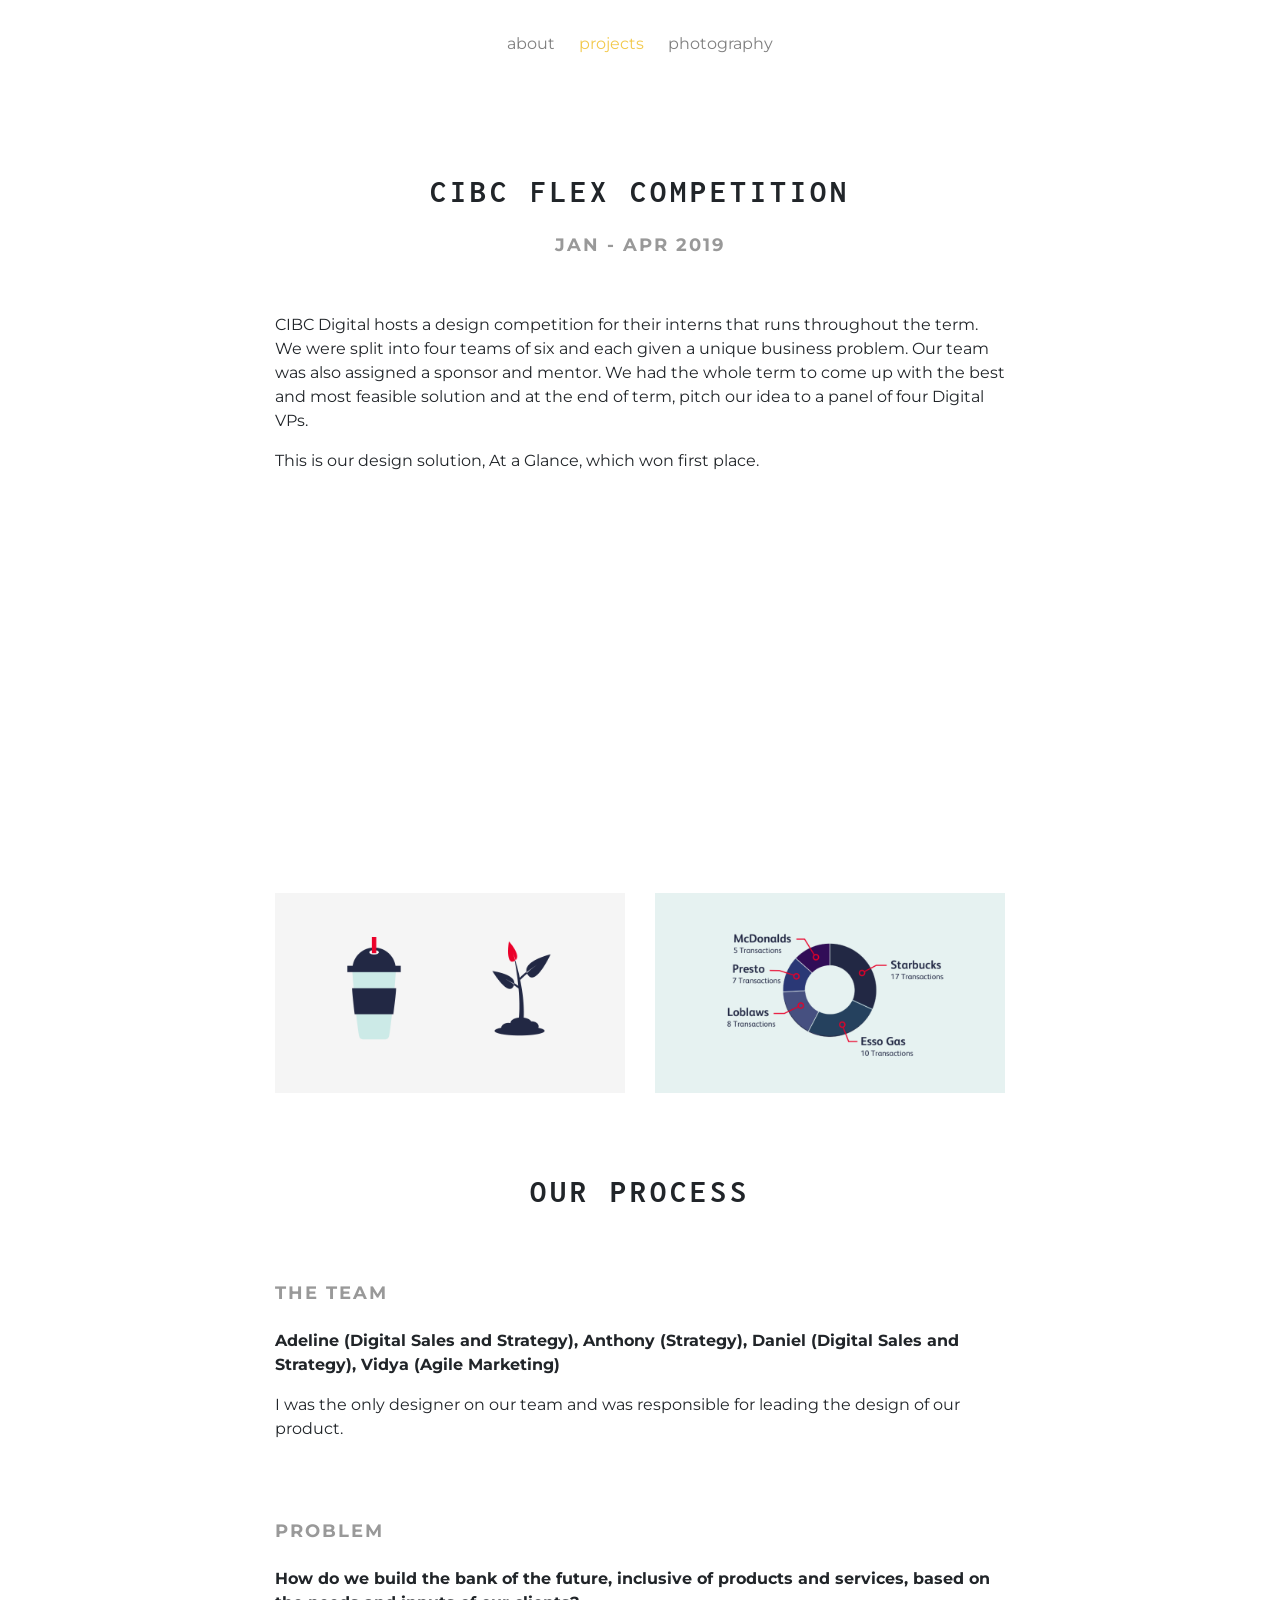
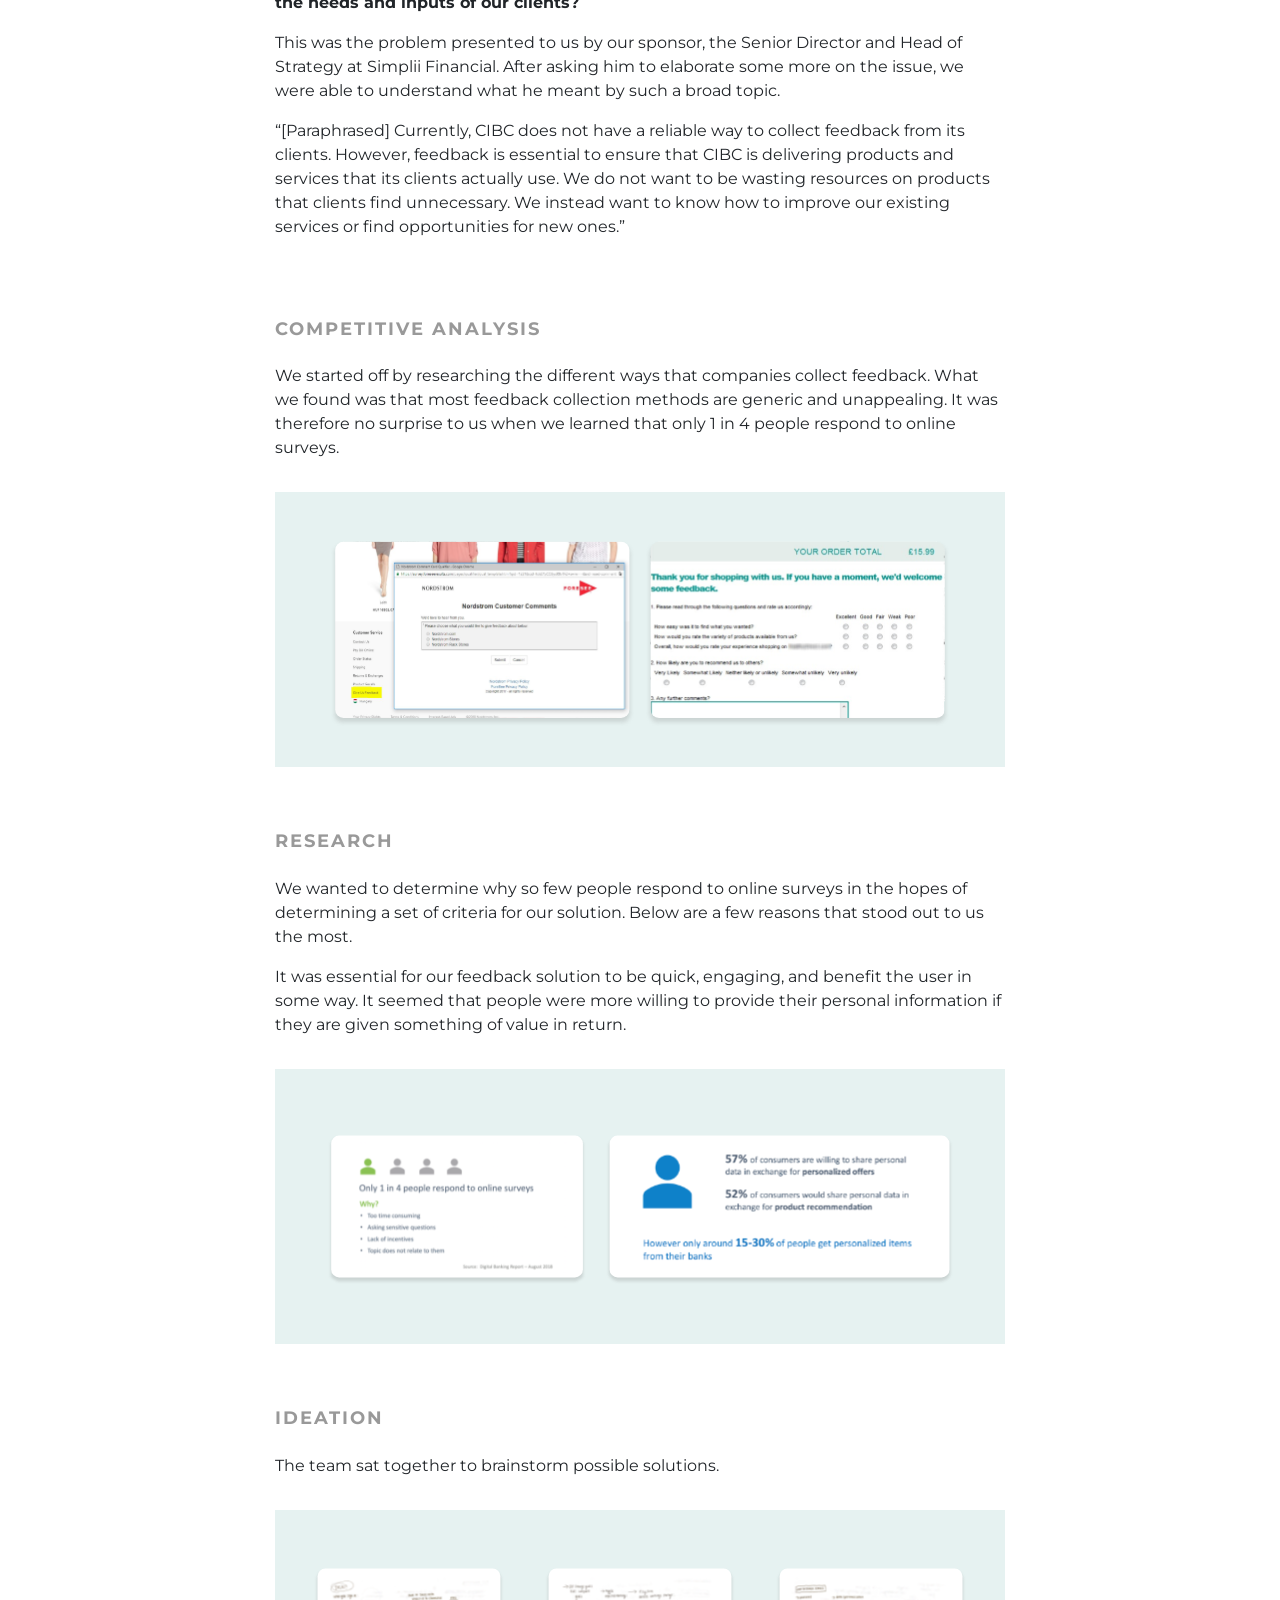
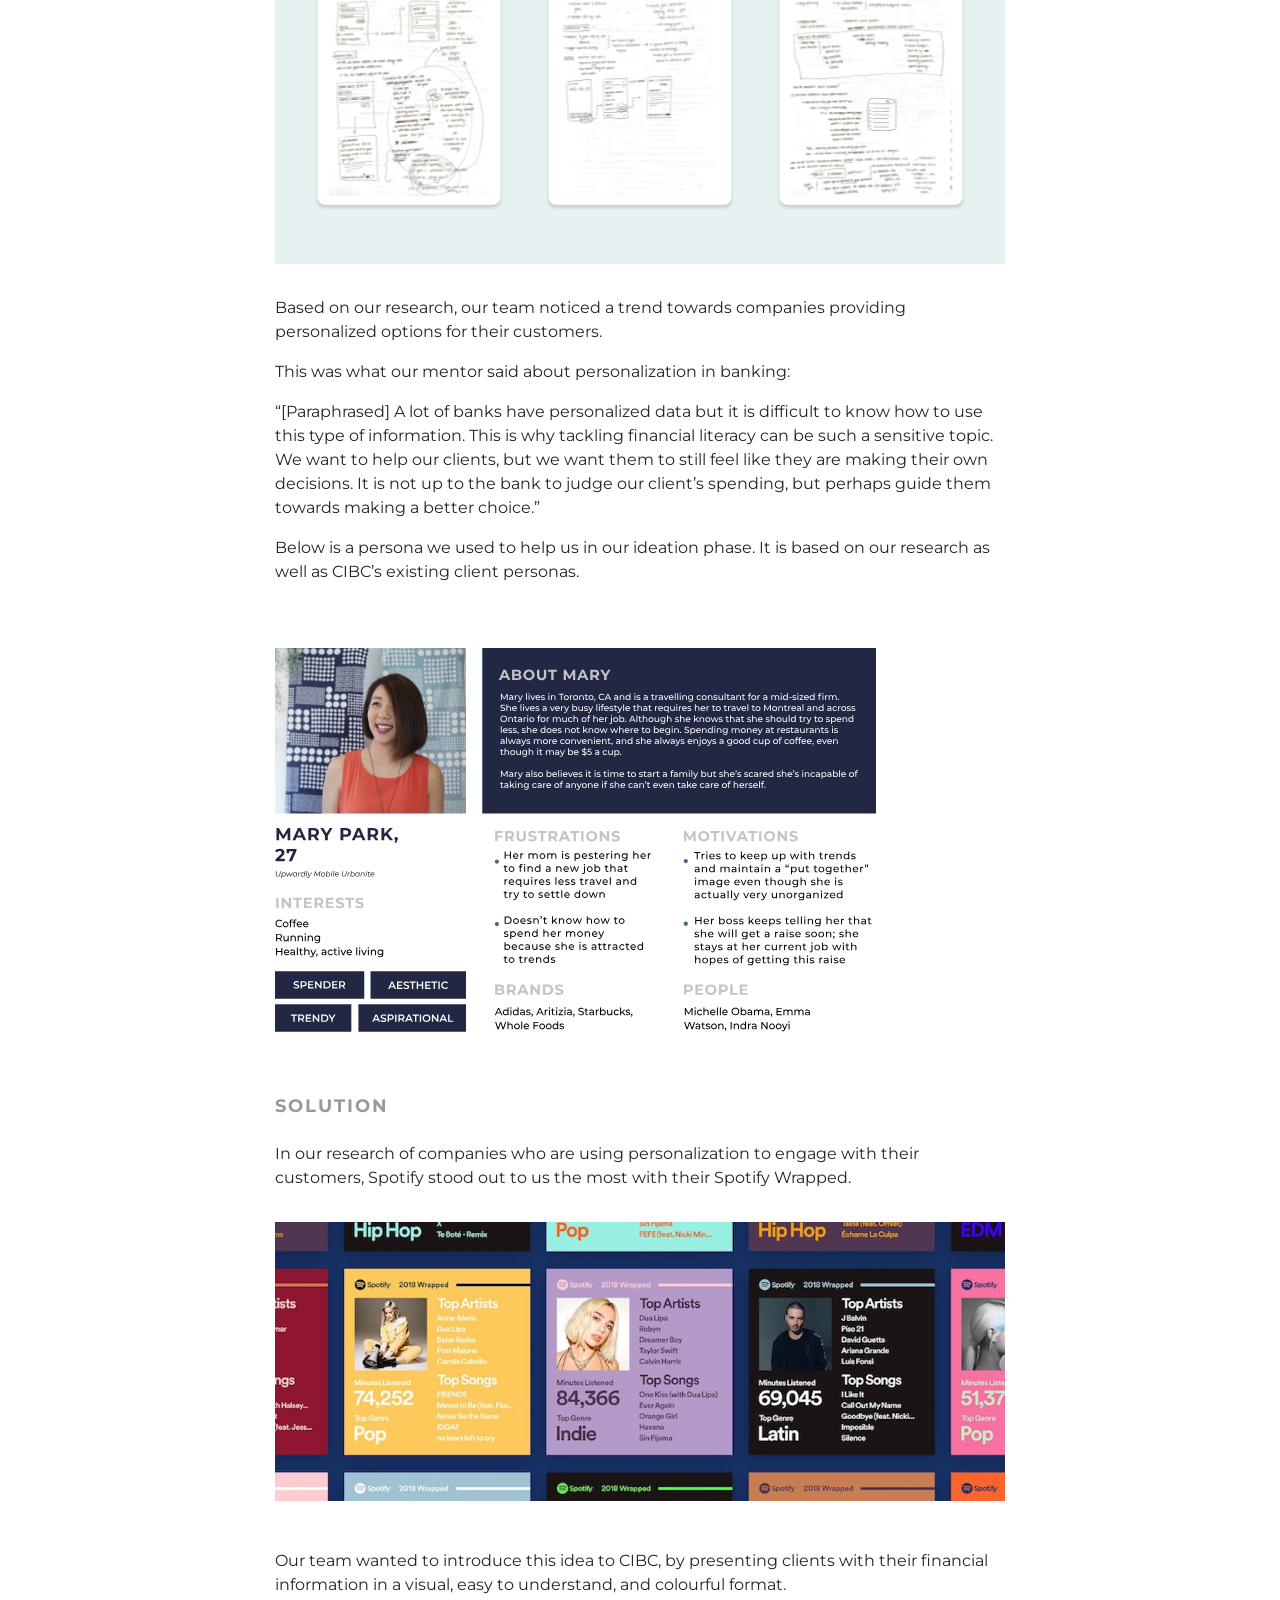
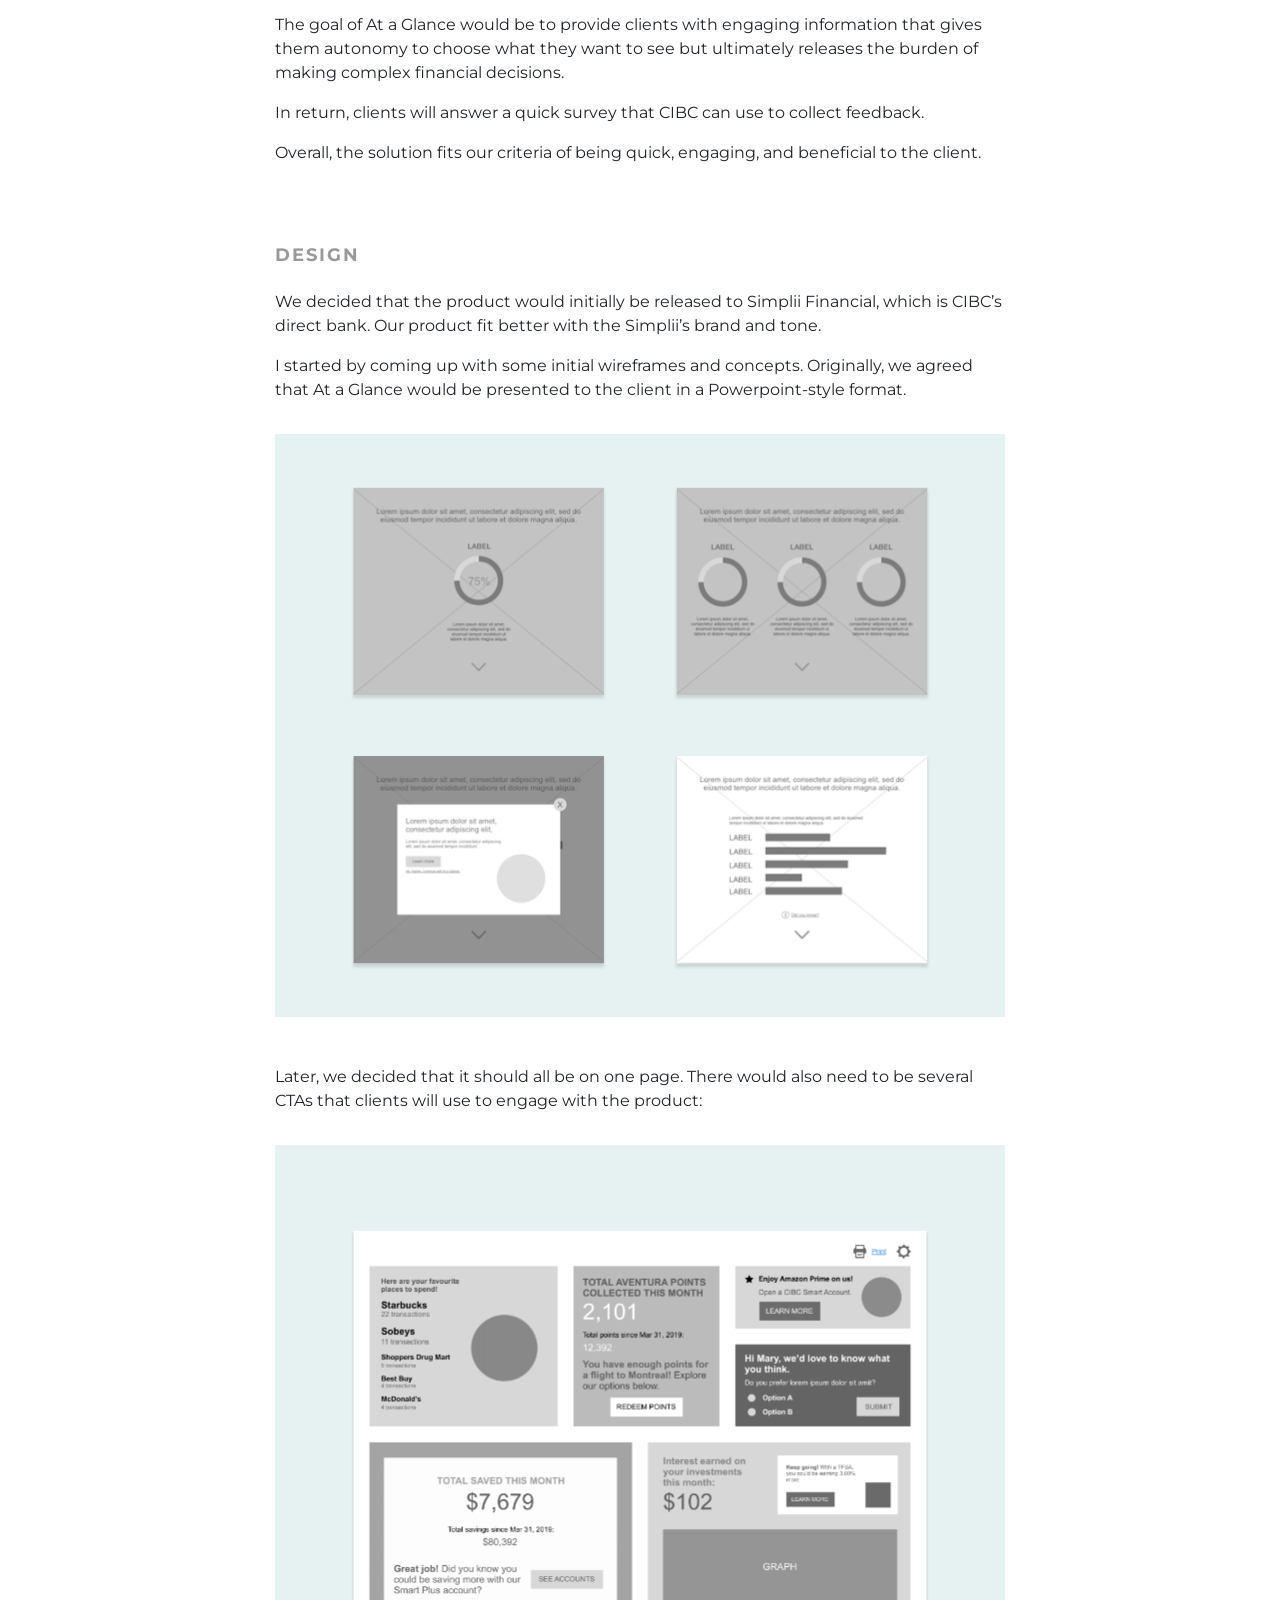
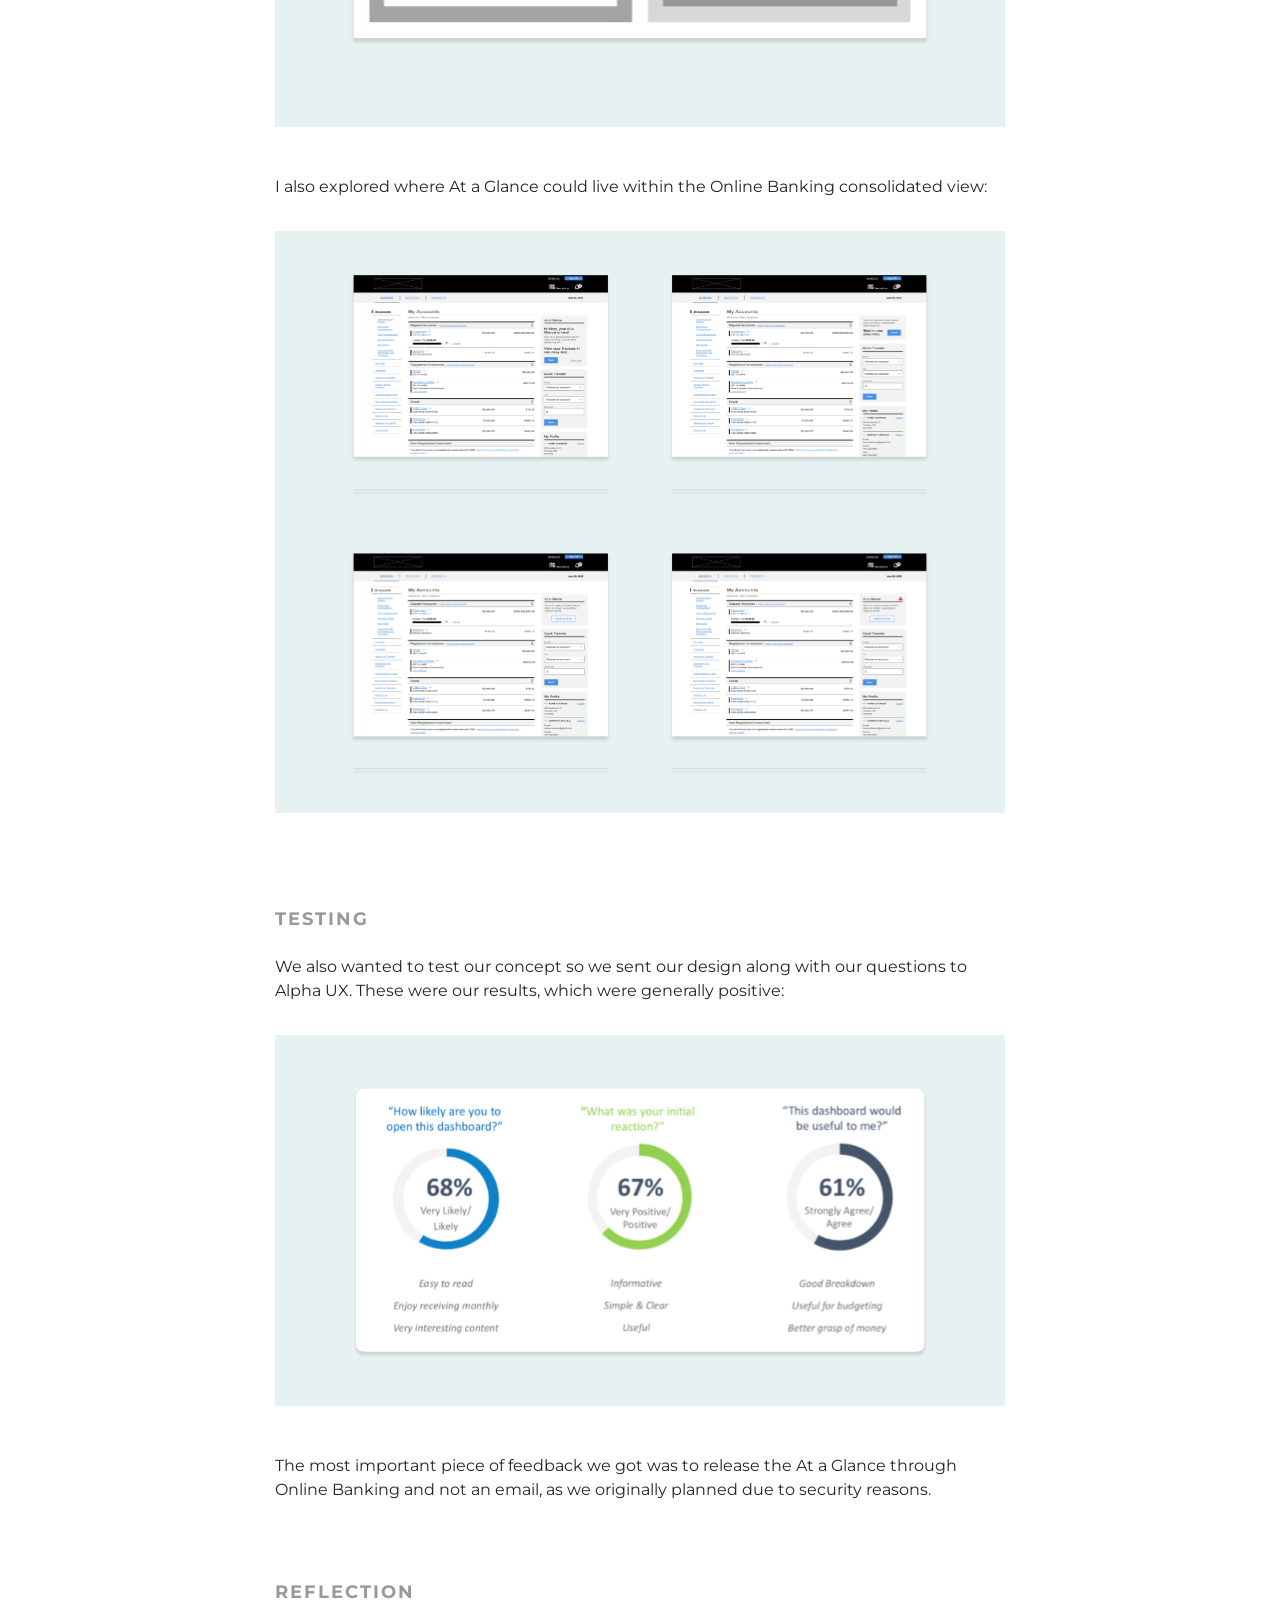
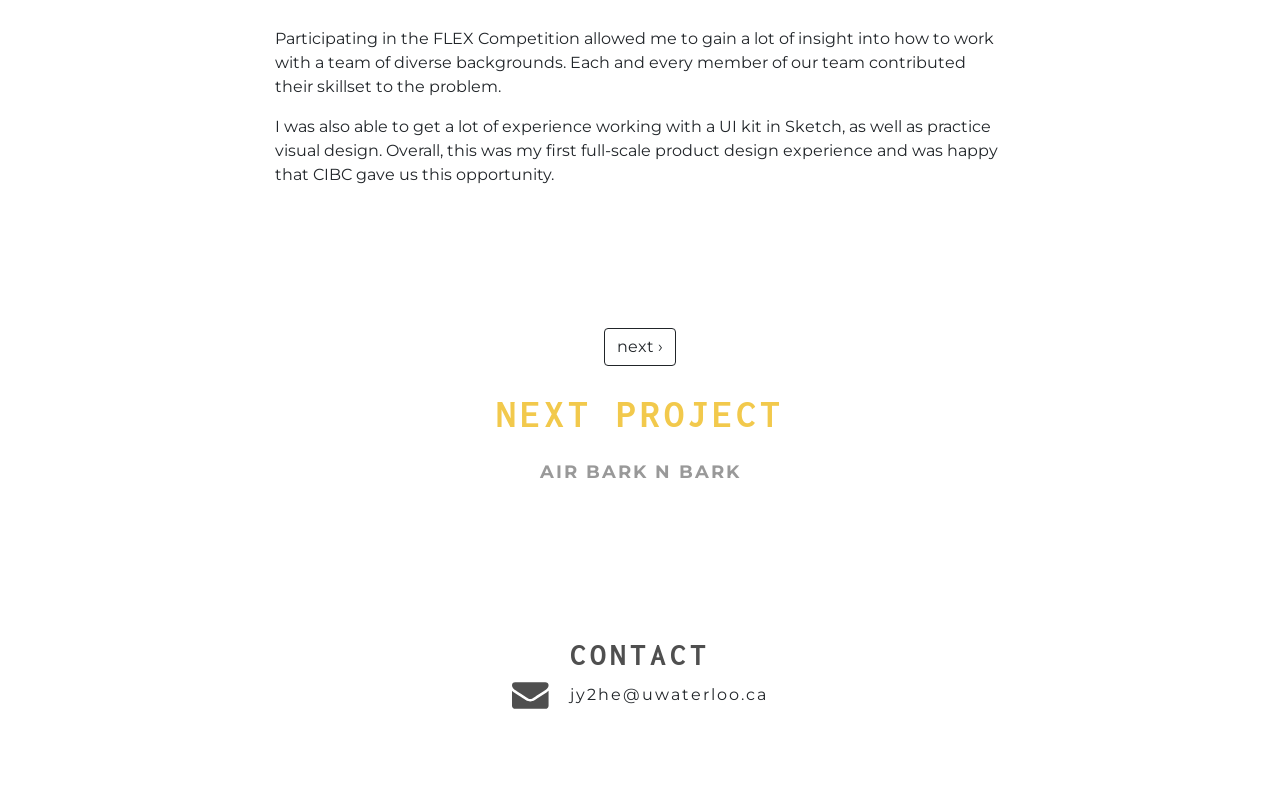
<file: flex-project.html>
<!DOCTYPE html>
<html lang="en">

<head>

  <meta charset="utf-8">
  <meta name="viewport" content="width=device-width, initial-scale=1, shrink-to-fit=no">
  <meta name="description" content="">
  <meta name="author" content="">

  <title>CIBC Flex Competition</title>
  <link rel="shortcut icon" href="img/logo.ico">

  <!-- Bootstrap core CSS -->
  <link href="vendor/bootstrap/css/bootstrap.min.css" rel="stylesheet">

  <!-- Custom styles for this template -->
  <link href="css/scrolling-nav.css" rel="stylesheet">

</head>

<nav class="navbar navbar-expand-md navbar-light bg-white fixed-top pt-4">
    <div class="container-fluid">
      <button class="navbar-toggler" type="button" data-toggle="collapse" data-target="#navbarResponsive">
        <span class="navbar-toggler-icon"></span>
      </button>
      <div class="collapse navbar-collapse" id="navbarResponsive">
        <ul class="navbar-nav mx-auto">
          <li class="nav-item px-1">
            <a class="nav-link" href="index.html#home">About</a>
          </li>
          <li class="nav-item px-1 active">
            <a class="nav-link" href="index.html#work">Projects</a>
          </li>
          <li class="nav-item px-1">
            <a class="nav-link" href="index.html#photography">Photography</a>
          </li>
        </ul>
      </div>
    </div>
  </nav>

<body id="selective-looping">

  <section class="case-study-header">
    <div class="container text-center">
      <h2 class="pt-5">CIBC FLEX COMPETITION</h2>
      <h3 class="pt-3 pb-5">jan - apr 2019</h3>
    </div>
  </section> 

  <section class="case-study">
    <div class="container pb-5">
      <div class="row text-left pb-3">
        <div class="col-xs-12 col-sm-12 col-md-8 offset-md-2">
          <p>CIBC Digital hosts a design competition for their interns that runs throughout the term. We were split into four teams of six and each given a unique business problem. Our team was also assigned a sponsor and mentor. We had the whole term to come up with the best and most feasible solution and at the end of term, pitch our idea to a panel of four Digital VPs.</p>
          <p>This is our design solution, At a Glance, which won first place.</p>
        </div>
      </div>
      <div class="row justify-content-left pb-3">
       <div class="col-xs-12 col-sm-12 col-md-8 offset-md-2">
        <video class="video-fluid z-depth-1" autoplay loop muted>
          <source src="img/flex/flex-recording.mp4" type="video/mp4" />
        </video>
       </div>
      </div>
      <div class="row justify-content-left pb-3">
        <div class="col-xs-12 col-sm-6 col-md-4 offset-md-2">
          <img src="img/cibc-work/flex-1.png" class="img-fluid w-100" alt="at a glance dashboard close-up of illustrations">
        </div>
         <div class="col-xs-12 col-sm-6 col-md-4">
          <img src="img/cibc-work/flex-2.png" class="img-fluid w-100" alt="at a glance dashboard close-up of section">
        </div>
      </div>
    </div>
  </section>

  <section class="case-study">
    <div class="container pb-5">
      <div class="row text-center">
        <div class="col-xs-12 col-sm-12 col-md-8 offset-md-2">
          <h2 class="pt-3">OUR PROCESS</h>
        </div>
      </div>
    </div>
  </section>

  <section class="case-study">
    <div class="container pb-5">
      <div class="row text-left">
        <div class="col-xs-12 col-sm-12 col-md-8 offset-md-2">
          <h3 class="py-3">THE TEAM</h3>
          <p class="font-weight-bold">Adeline (Digital Sales and Strategy), Anthony (Strategy), Daniel (Digital Sales and Strategy), Vidya (Agile Marketing)</p>
          <p>I was the only designer on our team and was responsible for leading the design of our product.</p>
        </div>
      </div>
    </div>
  </section>

  <section class="case-study">
    <div class="container pb-5">
      <div class="row text-left">
        <div class="col-xs-12 col-sm-12 col-md-8 offset-md-2">
          <h3 class="py-3">PROBLEM</h3>
        </div>
      </div>
      <div class="row text-left">
        <div class="col-xs-12 col-sm-12 col-md-8 offset-md-2">
          <p class="font-weight-bold">How do we build the bank of the future, inclusive of products and services, based on the needs and inputs of our clients?</p>
          <p>This was the problem presented to us by our sponsor, the Senior Director and Head of Strategy at Simplii Financial. After asking him to elaborate some more on the issue, we were able to understand what he meant by such a broad topic.</p>
          <p> “[Paraphrased] Currently, CIBC does not have a reliable way to collect feedback from its clients. However, feedback is essential to ensure that CIBC is delivering products and services that its clients actually use. We do not want to be wasting resources on products that clients find unnecessary. We instead want to know how to improve our existing services or find opportunities for new ones.”</p>
        </div>
      </div>
    </div>
  </section>

  <section class="case-study">
    <div class="container pb-5">
      <div class="row text-left">
        <div class="col-xs-12 col-sm-12 col-md-8 offset-md-2">
          <h3 class="py-3">COMPETITIVE ANALYSIS</h3>
        </div>
      </div>
      <div class="row text-left">
        <div class="col-xs-12 col-sm-12 col-md-8 offset-md-2">
          <p>We started off by researching the different ways that companies collect feedback. What we found was that most feedback collection methods are generic and unappealing. It was therefore no surprise to us when we learned that only 1 in 4 people respond to online surveys.</p>
        </div>
      </div>
      <div class="row justify-content-left pt-3">
        <div class="col-xs-12 col-sm-12 col-md-8 offset-md-2">
          <img src="img/flex/competitive-analysis.svg" class="img-fluid" alt="competitive analysis">
        </div>
      </div>
    </div>
  </section>

  <section class="case-study">
    <div class="container pb-5">
      <div class="row text-left">
        <div class="col-xs-12 col-sm-12 col-md-8 offset-md-2">
          <h3 class="py-3">RESEARCH</h3>
        </div>
      </div>
      <div class="row text-left">
        <div class="col-xs-12 col-sm-12 col-md-8 offset-md-2">
          <p>We wanted to determine why so few people respond to online surveys in the hopes of determining a set of criteria for our solution. Below are a few reasons that stood out to us the most.</p>
        </div>
      </div>
      <div class="row text-left">
        <div class="col-xs-12 col-sm-12 col-md-8 offset-md-2">
          <p>It was essential for our feedback solution to be quick, engaging, and benefit the user in some way. It seemed that people were more willing to provide their personal information if they are given something of value in return.</p>
        </div>
      </div>
      <div class="row justify-content-left pt-3">
        <div class="col-xs-12 col-sm-12 col-md-8 offset-md-2">
          <img src="img/flex/research.svg" class="img-fluid" alt="research">
        </div>
      </div>
    </div>
  </section>

  <section class="case-study">
    <div class="container pb-5">
      <div class="row text-left">
        <div class="col-xs-12 col-sm-12 col-md-8 offset-md-2">
          <h3 class="py-3">IDEATION</h3>
          <p>The team sat together to brainstorm possible solutions.</p>
        </div>
      </div>
      <div class="row justify-content-left py-3">
        <div class="col-xs-12 col-sm-12 col-md-8 offset-md-2">
            <img src="img/flex/ideation.svg" class="img-fluid" alt="ideation">
        </div>
      </div>
      <div class="row text-left py-3">
      	<div class="col-xs-12 col-sm-12 col-md-8 offset-md-2">
          <p>Based on our research, our team noticed a trend towards companies providing personalized options for their customers.</p>
          <p>This was what our mentor said about personalization in banking:</p>
          <p>“[Paraphrased] A lot of banks have personalized data but it is difficult to know how to use this type of information. This is why tackling financial literacy can be such a sensitive topic. We want to help our clients, but we want them to still feel like they are making their own decisions. It is not up to the bank to judge our client’s spending, but perhaps guide them towards making a better choice.”</p>
          <p>Below is a persona we used to help us in our ideation phase. It is based on our research as well as CIBC’s existing client personas.</p>
        </div>
      </div>
      <div class="row justify-content-left pt-3">
        <div class="col-xs-12 col-sm-12 col-md-8 offset-md-2 pt-3">
            <img src="img/flex/persona-flex.svg" class="img-fluid" alt="persona">
        </div>
      </div>
    </div>
  </section>

  <section class="case-study">
    <div class="container pb-5">
      <div class="row text-left">
        <div class="col-xs-12 col-sm-12 col-md-8 offset-md-2">
          <h3 class="py-3">SOLUTION</h3>
        </div>
      </div>
      <div class="row text-left">
      	<div class="col-xs-12 col-sm-12 col-md-8 offset-md-2">
          <p>In our research of companies who are using personalization to engage with their customers, Spotify stood out to us the most with their Spotify Wrapped.</p>
        </div>
      </div>
      <div class="row justify-content-left pt-3 pb-5">
        <div class="col-xs-12 col-sm-12 col-md-8 offset-md-2">
          <img src="img/flex/spotify.jpg" class="img-fluid" alt="spotify wrapped">
        </div>
      </div>
      <div class="row text-left">
      	<div class="col-xs-12 col-sm-12 col-md-8 offset-md-2">
          <p>Our team wanted to introduce this idea to CIBC, by presenting clients with their financial information in a visual, easy to understand, and colourful format.</p>
          <p>The goal of At a Glance would be to provide clients with engaging information that gives them autonomy to choose what they want to see but ultimately releases the burden of making complex financial decisions.</p>
          <p>In return, clients will answer a quick survey that CIBC can use to collect feedback.</p>
          <p>Overall, the solution fits our criteria of being quick, engaging, and beneficial to the client.</p>
      </div>
    </div>
  </section>

  <section class="case-study">
    <div class="container pb-5">
      <div class="row text-left py-3">
        <div class="col-xs-12 col-sm-12 col-md-8 offset-md-2">
          <h3>DESIGN</h3>
        </div>
      </div>
      <div class="row text-left pb-3">
        <div class="col-xs-12 col-sm-12 col-md-8 offset-md-2">
          <p>We decided that the product would initially be released to Simplii Financial, which is CIBC’s direct bank. Our product fit better with the Simplii’s brand and tone.</p>
          <p>I started by coming up with some initial wireframes and concepts. Originally, we agreed that At a Glance would be presented to the client in a Powerpoint-style format. </p>
        </div>
      </div>
      <div class="row justify-content-left pb-5">
        <div class="col-xs-6 col-sm-6 col-md-8 offset-md-2">
          <img src="img/flex/design-1.svg" class="img-fluid" alt="initial concept">
        </div>
      </div>
      <div class="row text-left pb-3">
        <div class="col-xs-12 col-sm-12 col-md-8 offset-md-2">
          <p>Later, we decided that it should all be on one page. There would also need to be several CTAs that clients will use to engage with the product:</p>
        </div>
      </div>
      <div class="row justify-content-left pb-5">
        <div class="col-xs-6 col-sm-6 col-md-8 offset-md-2">
          <img src="img/flex/design-3.svg" class="img-fluid" alt="final concept">
        </div>
     </div>
      <div class="row text-left pb-3">
        <div class="col-xs-12 col-sm-12 col-md-8 offset-md-2">
          <p>I also explored where At a Glance could live within the Online Banking consolidated view:</p>
        </div>
      </div>
      <div class="row justify-content-left">
        <div class="col-xs-6 col-sm-6 col-md-8 offset-md-2">
          <img src="img/flex/design-2.svg" class="img-fluid" alt="entry points">
        </div>
      </div>
    </div>
  </section>

  <section class="case-study">
    <div class="container pb-5">
      <div class="row text-left">
        <div class="col-xs-12 col-sm-12 col-md-8 offset-md-2">
          <h3 class="pt-5 py-3">TESTING</h3>
        </div>
      </div>
      <div class="row text-left pb-3">
        <div class="col-xs-12 col-sm-12 col-md-8 offset-md-2">
          <p>We also wanted to test our concept so we sent our design along with our questions to Alpha UX. These were our results, which were generally positive:</p>
        </div>
      </div>
      <div class="row justify-content-left pb-5">
        <div class="col-xs-12 col-sm-12 col-md-8 offset-md-2">
          <img src="img/flex/testing.svg" class="img-fluid" alt="testing results">
        </div>
      </div>
      <div class="row text-left">
        <div class="col-xs-12 col-sm-12 col-md-8 offset-md-2">
          <p>The most important piece of feedback we got was to release the At a Glance through Online Banking and not an email, as we originally planned due to security reasons.</p>
        </div>
      </div>
    </section>

   <section class="case-study">
    <div class="container">
      <div class="row text-left">
        <div class="col-xs-12 col-sm-12 col-md-8 offset-md-2">
          <h3 class="py-3">REFLECTION</h3>
        </div>
        <div class="col-xs-12 col-sm-12 col-md-8 offset-md-2">
          <p>Participating in the FLEX Competition allowed me to gain a lot of insight into how to work with a team of diverse backgrounds. Each and every member of our team contributed their skillset to the problem.</p>
          <p>I was also able to get a lot of experience working with a UI kit in Sketch, as well as practice visual design. Overall, this was my first full-scale product design experience and was happy that CIBC gave us this opportunity.</p>
        </div>
      </div>
    </div>
  </section>

  <section class="case-study-header">
    <div class="container text-center pb-5">
      <a href="air-bark-n-bark.html" class="btn btn-outline-primary">next &#8250;</a>
      <h1 class="pt-4">NEXT PROJECT</h1>
      <h3 class="pt-3 pb-5">AIR BARK N BARK</h3>
    </div>
  </section> 

  <!-- Footer -->
  <footer class="py-5">
    <div class="container">
      <div class="row justify-content-center text-center">
        <div class="col-12">
          <h2>CONTACT</h2>
        </div>
      </div>
    </div>

    <div class="container pb-4">
      <div class="row justify-content-center text-center">
        <div class="col-12">
          <img src="img/envelope.svg" class="pr-3" alt="email">
          <p>jy2he@uwaterloo.ca</p>
        </div>
      </div>
    </div>
  </footer>

  <!-- Bootstrap core JavaScript -->
  <script src="vendor/jquery/jquery.min.js"></script>
  <script src="vendor/bootstrap/js/bootstrap.bundle.min.js"></script>

  <!-- Plugin JavaScript -->
  <script src="vendor/jquery-easing/jquery.easing.min.js"></script>

  <!-- Custom JavaScript for this theme -->
  <script src="js/scrolling-nav.js"></script>

</body>

</html>
</file>
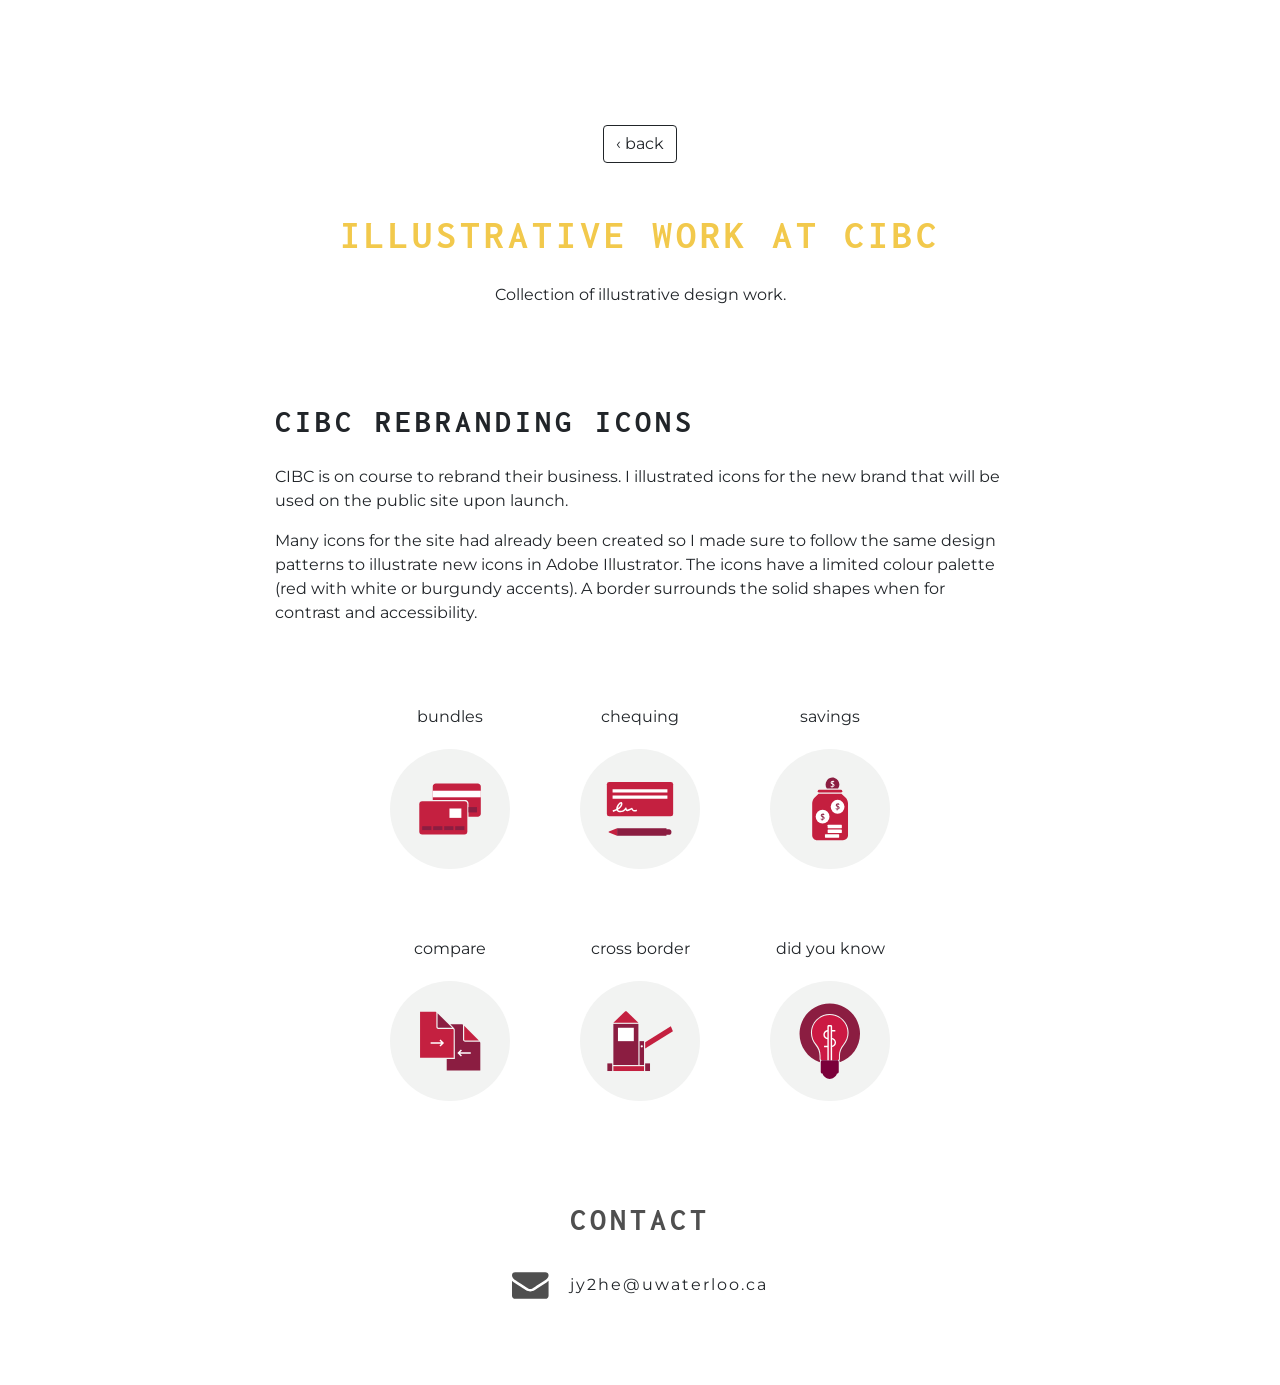
<file: illustration.html>
<!DOCTYPE html>
<html lang="en">

<head>

  <meta charset="utf-8">
  <meta name="viewport" content="width=device-width, initial-scale=1, shrink-to-fit=no">
  <meta name="description" content="">
  <meta name="author" content="">

  <title>Illustrative Work at CIBC</title>
  <link rel="shortcut icon" href="img/logo.ico">

  <!-- Bootstrap core CSS -->
  <link href="vendor/bootstrap/css/bootstrap.min.css" rel="stylesheet">

  <!-- Custom styles for this template -->
  <link href="css/scrolling-nav.css" rel="stylesheet">

</head>

<body id="illustration">

  <section class="case-study-header">
    <div class="container">
      <div class="row justify-content-center text-center">
        <div class="col-xs-12 col-sm-12 col-md-10">
          <a href="index.html#work" class="btn btn-outline-primary">&#8249; back</a>
          <h1 class="pt-5">ILLUSTRATIVE WORK AT CIBC</h1>
          <p class="pt-3 px-5">Collection of illustrative design work.</p>
          <p class="pt-3 px-5"></p>
        </div>
      </div>
    </div>
  </section> 

  <section class="case-study">
    <div class="container">
      <div class="row text-left">
        <div class="col-xs-12 col-sm-12 col-md-8 offset-md-2">
          <h2 class="pt-5 pb-3">CIBC REBRANDING ICONS</h2>
          <p>CIBC is on course to rebrand their business. I illustrated icons for the new brand that will be used on the public site upon launch.</p>
        </div>
      </div>
      <div class="row text-left">
        <div class="col-xs-12 col-sm-12 col-md-8 offset-md-2">
          <p>Many icons for the site had already been created so I made sure to follow the same design patterns to illustrate new icons in Adobe Illustrator. The icons have a limited colour palette (red with white or burgundy accents). A border surrounds the solid shapes when for contrast and accessibility.</p>
        </div>
      </div>
      <div class="row justify-content-left text-center pt-5 pb-5">
        <div class="col-xs-12 col-sm-4 col-md-2 offset-md-3">
          <p class="pt-3">bundles</p>
          <img src="img/cibc-work/bundles.svg" class="img-fluid w-75 my-1" alt="illustration for bundles">
        </div>
        <div class="col-xs-12 col-sm-4 col-md-2">
          <p class="pt-3">chequing</p>
          <img src="img/cibc-work/chequing.svg" class="img-fluid w-75 my-1" alt="illustration for chequing">
        </div>
        <div class="col-xs-12 col-sm-4 col-md-2">
          <p class="pt-3">savings</p>
          <img src="img/cibc-work/savings.svg" class="img-fluid w-75 my-1" alt="illustration for savings">
        </div>
      </div>
      <div class="row justify-content-left text-center pb-5">
        <div class="col-xs-12 col-sm-4 col-md-2 offset-md-3">
          <p class="pt-3">compare</p>
          <img src="img/cibc-work/compare.svg" class="img-fluid w-75 my-1" alt="illustration for compare">
        </div>
        <div class="col-xs-12 col-sm-4 col-md-2">
          <p class="pt-3">cross border</p>
          <img src="img/cibc-work/cross-border.svg" class="img-fluid w-75 my-1" alt="illustration for cross border banking">
        </div>
        <div class="col-xs-12 col-sm-4 col-md-2">
          <p class="pt-3">did you know</p>
          <img src="img/cibc-work/did-you-know.svg" class="img-fluid w-75 my-1" alt="illustration for did you know">
        </div>
      </div>
    </div>
  </section>

  <!-- Footer -->
  <footer class="py-5">
    <div class="container pb-4">
      <div class="row justify-content-center text-center">
        <div class="col-12">
          <h2>CONTACT</h2>
        </div>
      </div>
    </div>

    <div class="container pb-4">
      <div class="row justify-content-center text-center">
        <div class="col-12">
          <img src="img/envelope.svg" class="pr-3" alt="email">
          <p>jy2he@uwaterloo.ca</p>
        </div>
      </div>
    </div>
  </footer>

  <!-- Bootstrap core JavaScript -->
  <script src="vendor/jquery/jquery.min.js"></script>
  <script src="vendor/bootstrap/js/bootstrap.bundle.min.js"></script>

  <!-- Plugin JavaScript -->
  <script src="vendor/jquery-easing/jquery.easing.min.js"></script>

  <!-- Custom JavaScript for this theme -->
  <script src="js/scrolling-nav.js"></script>

</body>

</html>
</file>
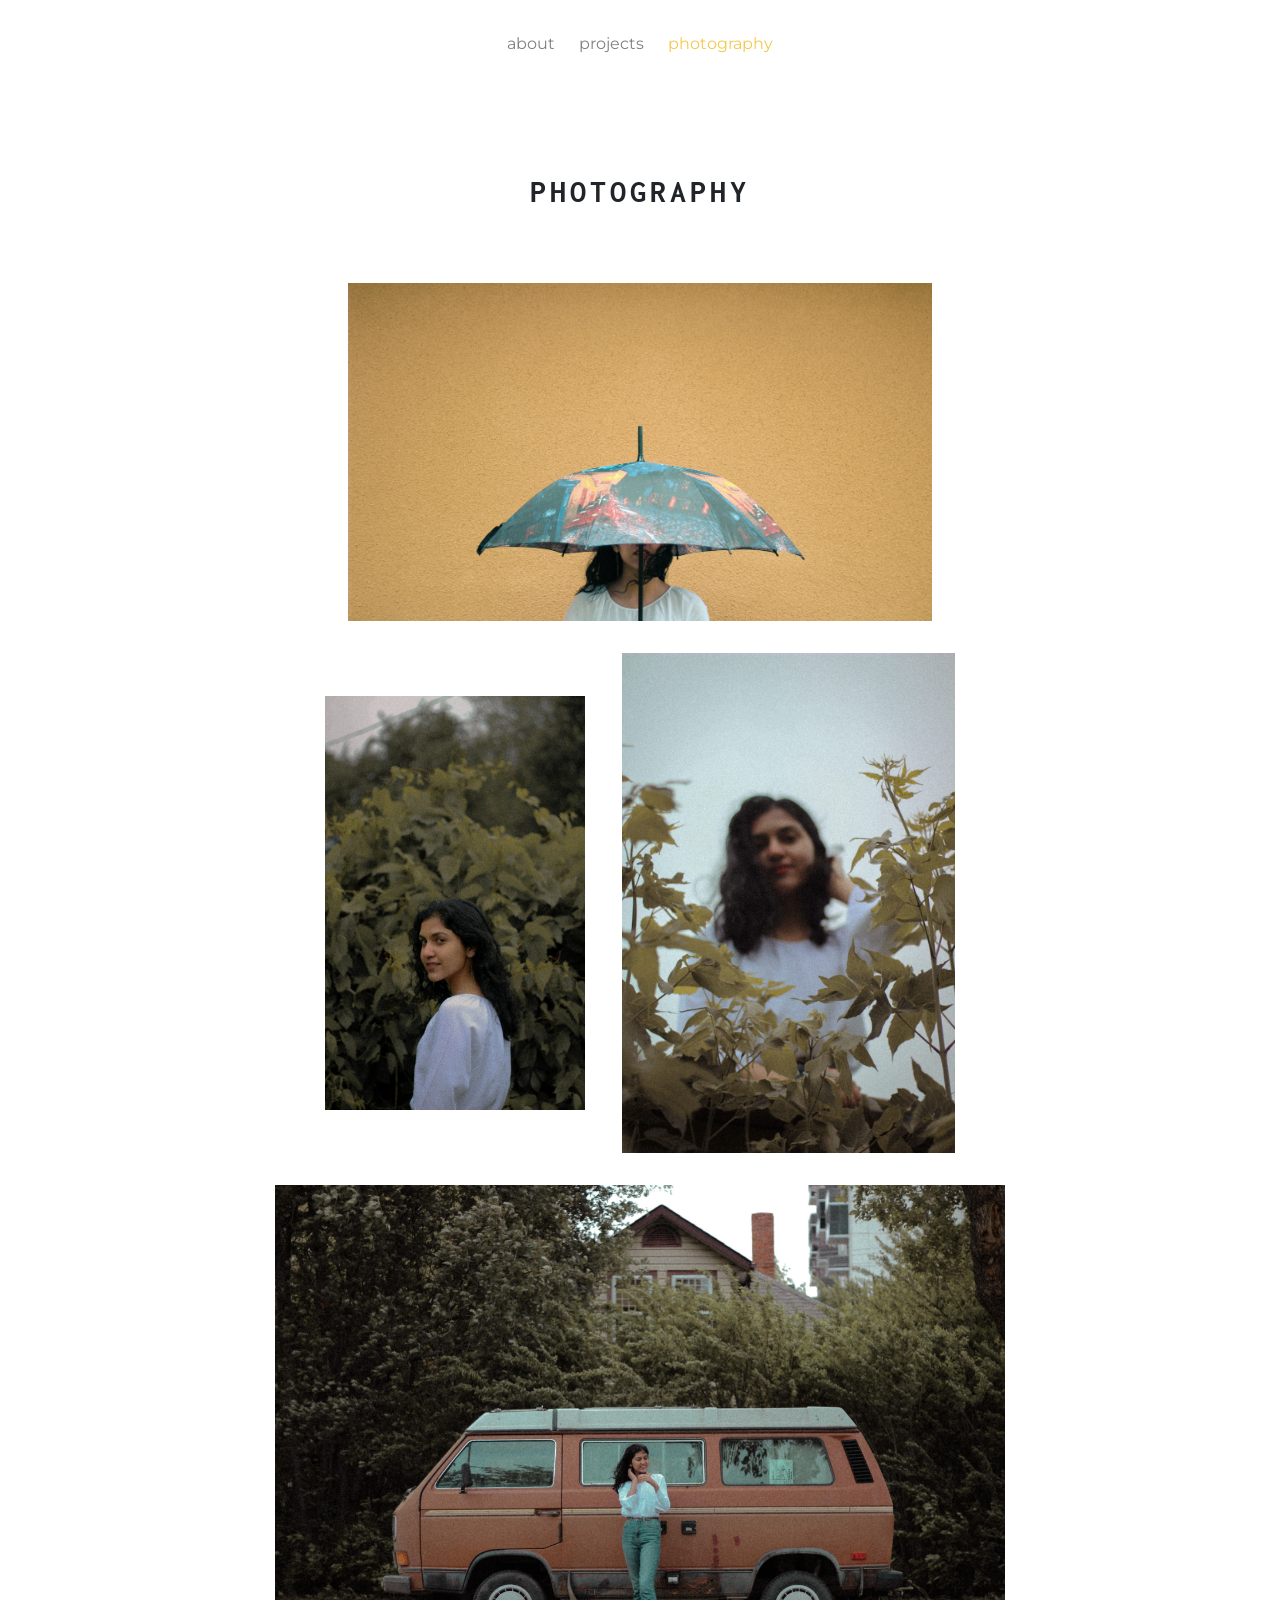
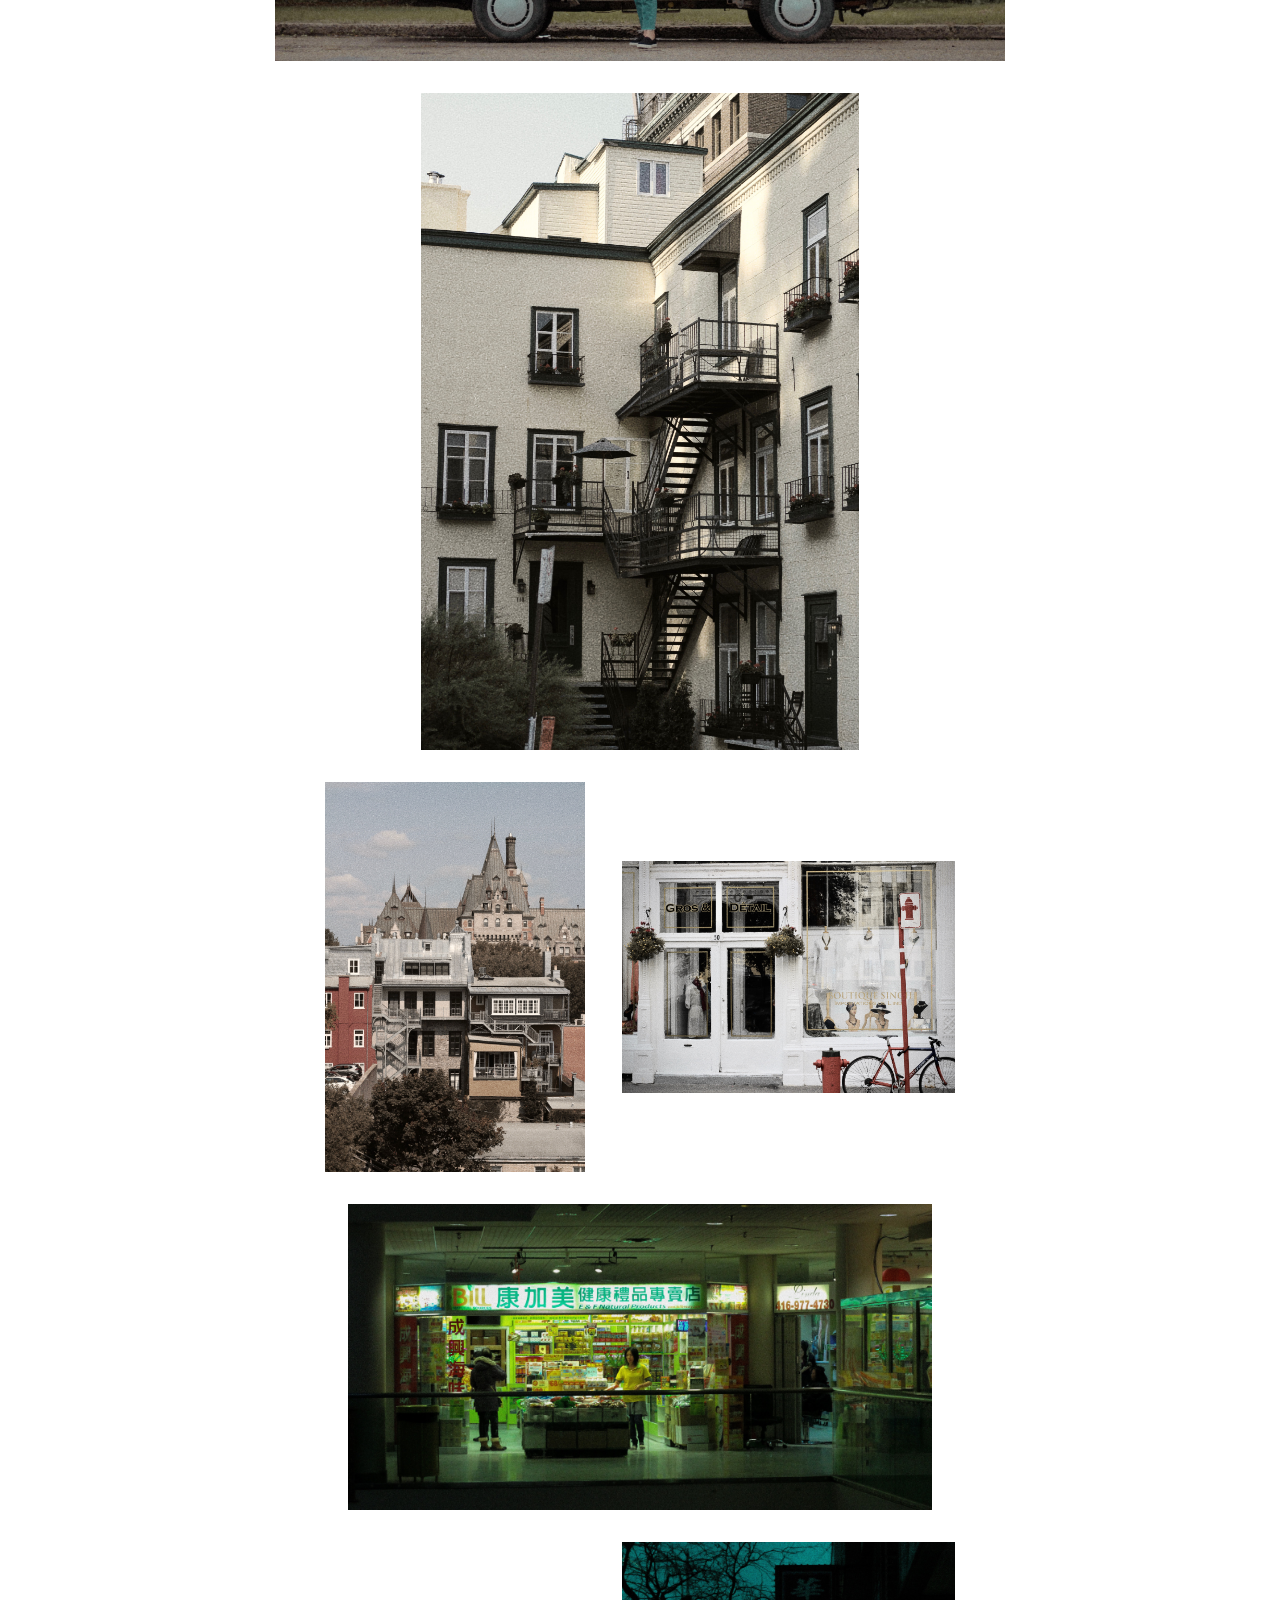
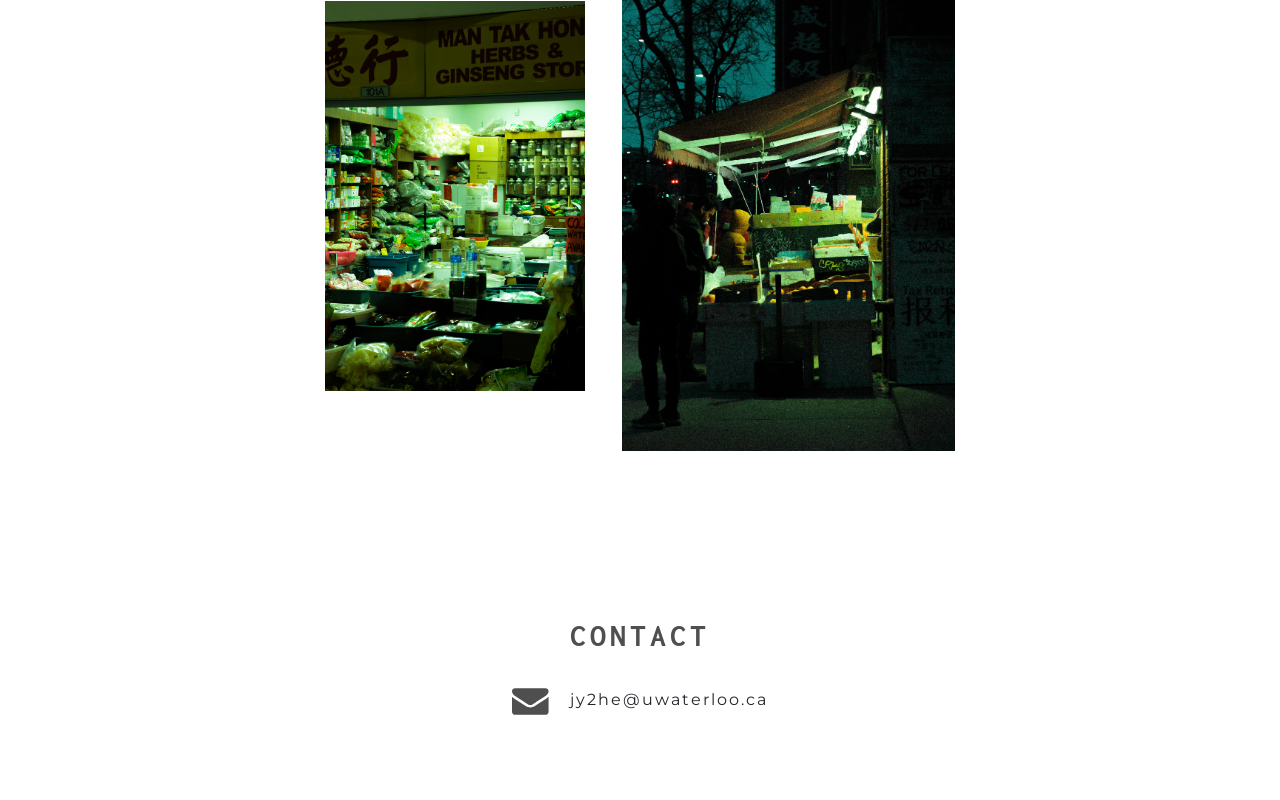
<file: photography.html>
<!DOCTYPE html>
<html lang="en">

<head>

  <meta charset="utf-8">
  <meta name="viewport" content="width=device-width, initial-scale=1, shrink-to-fit=no">
  <meta name="description" content="">
  <meta name="author" content="">

  <title>Photography</title>
  <link rel="shortcut icon" href="img/logo.ico">

  <!-- Bootstrap core CSS -->
  <link href="vendor/bootstrap/css/bootstrap.min.css" rel="stylesheet">

  <!-- Custom styles for this template -->
  <link href="css/scrolling-nav.css" rel="stylesheet">

</head>

<nav class="navbar navbar-expand-md navbar-light bg-white fixed-top pt-4">
    <div class="container-fluid">
      <button class="navbar-toggler" type="button" data-toggle="collapse" data-target="#navbarResponsive">
        <span class="navbar-toggler-icon"></span>
      </button>
      <div class="collapse navbar-collapse" id="navbarResponsive">
        <ul class="navbar-nav mx-auto">
          <li class="nav-item px-1">
            <a class="nav-link" href="index.html#home">About</a>
          </li>
          <li class="nav-item px-1">
            <a class="nav-link" href="index.html#work">Projects</a>
          </li>
          <li class="nav-item px-1 active">
            <a class="nav-link" href="index.html#photography">Photography</a>
          </li>
        </ul>
      </div>
    </div>
  </nav>

<body id="edmonton">

  <section>
    <div class="container text-center">
      <div class="row justify-content-center text-center">
        <div class="col-xs-10 col-sm-10 col-md-8">
          <h2 class="pt-5">PHOTOGRAPHY</h2>
        </div>
      </div>
    </div>
    <div class="container pt-5">
      <div class="row justify-content-center text-center">
        <div class="col-xs-10 col-sm-10 col-md-8">
          <img src="img/IMG_9448.jpg" width="80%" height="auto" class="img-fluid py-3" alt="photo taken in edmonton">
          <img src="img/IMG_9492.jpg" width="40%" height="auto" class="img-fluid py-3 px-3" alt="photo taken in edmonton">
          <img src="img/IMG_9522.jpg" width="50%" height="auto" class="img-fluid py-3 px-3" alt="photo taken in edmonton">
          <img src="img/IMG_9481.jpg" class="img-fluid py-3" alt="photo taken in edmonton">
          <img src="img/IMG_9816.jpg" width="60%" height="auto" class="img-fluid py-3" alt="photo taken in edmonton">
          <img src="img/IMG_9730.jpg" width="40%" height="auto" class="img-fluid py-3 px-3" alt="photo taken in edmonton">
          <img src="img/IMG_9689.jpg" width="50%" height="auto" class="img-fluid py-3 px-3" alt="photo taken in edmonton">
          <img src="img/feb-17.jpg" width="80%" height="auto" class="img-fluid py-3" alt="photo taken in edmonton">
          <img src="img/feb-17-1.jpg" width="40%" height="auto" class="img-fluid py-3 px-3" alt="photo taken in edmonton">
          <img src="img/feb-17-2.jpg" width="50%" height="auto" class="img-fluid py-3 px-3" alt="photo taken in edmonton">
        </div>
      </div>
    </div>
  </section> 

  <!-- Footer -->
  <footer class="pb-5">
    <div class="container pb-4">
      <div class="row justify-content-center text-center">
        <div class="col-12">
          <h2>CONTACT</h2>
        </div>
      </div>
    </div>

    <div class="container pb-4">
      <div class="row justify-content-center text-center">
        <div class="col-12">
          <img src="img/envelope.svg" class="pr-3" alt="email">
          <p>jy2he@uwaterloo.ca</p>
        </div>
      </div>
    </div>
  </footer>

  <!-- Bootstrap core JavaScript -->
  <script src="vendor/jquery/jquery.min.js"></script>
  <script src="vendor/bootstrap/js/bootstrap.bundle.min.js"></script>

  <!-- Plugin JavaScript -->
  <script src="vendor/jquery-easing/jquery.easing.min.js"></script>

  <!-- Custom JavaScript for this theme -->
  <script src="js/scrolling-nav.js"></script>

</body>

</html>
</file>
<file: css/scrolling-nav.css>
/*!
 * Start Bootstrap - Scrolling Nav (https://startbootstrap.com/template-overviews/scrolling-nav)
 * Copyright 2013-2019 Start Bootstrap
 * Licensed under MIT (https://github.com/BlackrockDigital/startbootstrap-scrolling-nav/blob/master/LICENSE)
 */

@import url('https://fonts.googleapis.com/css?family=Inconsolata');
@import url('https://fonts.googleapis.com/css?family=Montserrat');

header {
	padding-top: 50px;
}

header p{
	font-family: Montserrat;
	color: #212529;
	letter-spacing: 2px;
}

header h1 {
	font-family: Inconsolata;
	font-weight: bold;
	color: #F2C94C;
	letter-spacing: 4px;
}

nav {
	font-family: Montserrat;
	text-transform: lowercase;\
	z-index: 9999;
	position: sticky;
	top: 0;
}

.nav-pills .nav-link.active {
    color: #fff;
    background-color: #F2C94C;
}

nav a {
    color: #212529;
    text-decoration: none;
    background-color: transparent;
}

.navbar-light .navbar-nav .nav-link:hover {
    color: #F2C94C;
}

.navbar-light .navbar-nav .active .nav-link {
    color: #F2C94C;
}

.navbar-light .navbar-nav .active .nav-link:hover {
    color: #F2C94C;
}

.navbar-light .navbar-nav .active .nav-link:focus {
    color: #F2C94C;
}

.vl {
  border-left: thick solid #ff0000;
}

section {
	padding-top: 125px;
	padding-bottom: 150px;
}

.case-study-header{
	padding-top: 125px;
	padding-bottom: 0px;
}

.case-study{
	padding-top: 0px;
	padding-bottom: 0px;
}

.cibc{
	padding-top: 10px;
	padding-bottom: 0px;
}

.video-fluid {
  width: 100%;
  height: auto;
}

.tilt {
  -webkit-transition: all 0.5s ease;
     -moz-transition: all 0.5s ease;
       -o-transition: all 0.5s ease;
      -ms-transition: all 0.5s ease;
          transition: all 0.5s ease;
}
 
.tilt:hover {
  transform: translate(0, -10px);
}

section a:hover {
	text-decoration: none;
}

section a:hover p {
	color: #F2C94C;
}

#work a:hover {
	text-decoration: none;
}

#work a:hover p {
	color: #FFFFFF;
}

section h1 {
	font-family: Inconsolata;
	font-weight: bold;
	color: #F2C94C;
	letter-spacing: 4px;
}

section h2 {
	font-family: Inconsolata;
	font-weight: bold;
	color: #212529;
	letter-spacing: 4px;
}

section h3 {
	font-family: Montserrat;
	font-size: 18px;
	text-transform: uppercase;
	font-weight: bold;
	color: #999999;
	letter-spacing: 2px;
}

section h4 {
	font-family: Montserrat;
	font-size: 18px;
	text-transform: uppercase;
	font-weight: 900;
	color: #212529;
	letter-spacing: 2px;
}

section p {
	font-family: Montserrat;
	color: #212529;
	line-height: 1.5;
}

.lead {
    font-size: 1rem;
    font-weight: 300;
}

.btn {
    font-family: Montserrat;
    text-transform: lowercase;
}

.btn-outline-primary {
    color: #212529;
    border-color: #212529;
}

.btn-outline-primary:hover {
    color: #fff;
    background-color: #F2C94C;
    border-color: #F2C94C;
}

.btn-outline-secondary {
    color: #212529;
    border-color: #212529;
}

.btn-outline-secondary:hover {
    color: #FFFFFF;
    background-color: #F2C94C;
    border-color: #FFFFFF;
}

.btn-outline-light {
    color: #ffffff;
    border-color: #ffffff;
}

.btn-outline-light:hover {
    color: #F2C94C;
    background-color: #FFFFFF;
    border-color: #F2C94C;
}

.hovereffect {
	position: relative;
}

.content {
	position: absolute;
	top: 50%;
	left: 50%;
	transform: translate(-50%, -50%);
	-ms-transform: translate(-50%, -50%);
	overflow: hidden;
}

.overlay {
	position: absolute;
	bottom: 0;
	left: 0;
	right: 0;
	background-color: #F2C94C;	
	width: 100%;
	height: 0;
	transition: .5s ease;
	overflow: hidden;
}

.overlay2 {
	position: absolute;
	bottom: 0;
	left: 0;
	right: 0;
	background-color: #212529;	
	width: 100%;
	height: 0;
	transition: .5s ease;
	overflow: hidden;
}

.hovereffect:hover .overlay {
	height: 100%;
}

.hovereffect:hover .overlay2 {
	height: 100%;
}

footer h2 {
	font-family: Inconsolata;
	font-weight: bold;
	color: #4F4F4F;
	letter-spacing: 4px;
}

footer p {
	font-family: Montserrat;
	color: #212529;
	letter-spacing: 2px;
	display: inline-block;
}

/* If the screen size is 600px wide or less, set the font-size of <div> to 30px */
@media screen and (max-width: 768px) {
  .homepage {
    font-size: 12px;
  }
}
</file>
